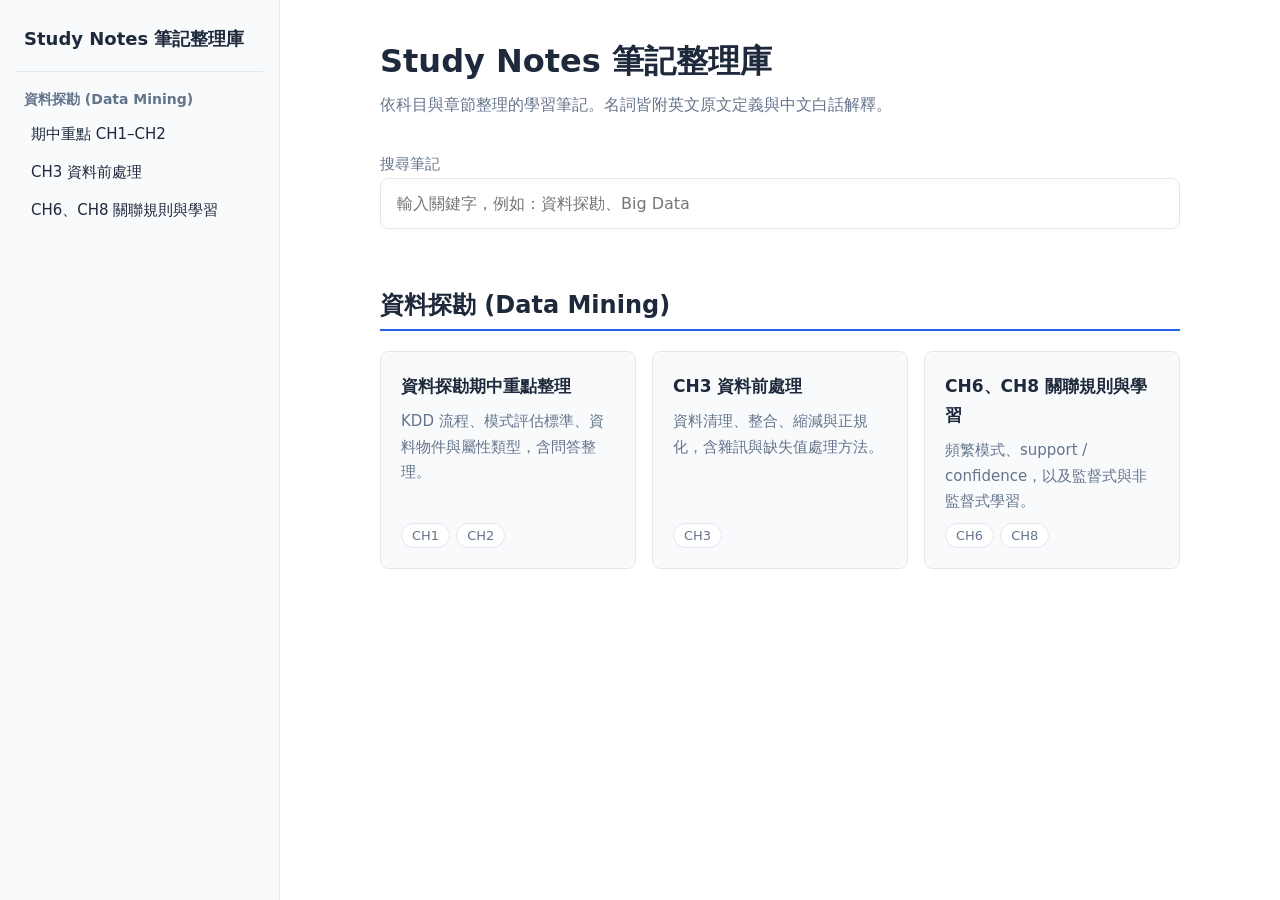
<file: index.html>
<!DOCTYPE html>
<html lang="zh-Hant">
<head>
  <meta charset="UTF-8">
  <meta name="viewport" content="width=device-width, initial-scale=1">
  <title>Study Notes 筆記整理庫</title>
  <meta name="description" content="個人學習筆記整理網站，依科目與章節整理重點。">
  <link rel="stylesheet" href="./assets/style.css">
</head>
<body>
  <div class="layout">
    <aside class="sidebar" id="sidebar" aria-label="全站導覽">
      <a class="brand" href="./index.html">Study Notes 筆記整理庫</a>
      <nav>
        <!-- NAV:START（所有頁面此區塊內容必須一致，僅路徑前綴不同） -->
        <div class="nav-group">
          <p class="nav-subject">資料探勘 (Data Mining)</p>
          <ul class="nav-list">
            <li><a href="./notes/dm-ch1-ch2.html">期中重點 CH1–CH2</a></li>
            <li><a href="./notes/dm-ch3.html">CH3 資料前處理</a></li>
            <li><a href="./notes/dm-ch6-ch8.html">CH6、CH8 關聯規則與學習</a></li>
          </ul>
        </div>
        <!-- NAV:END -->
      </nav>
    </aside>
    <div class="nav-overlay" id="nav-overlay"></div>

    <div class="main">
      <div class="topbar">
        <button class="menu-toggle" id="menu-toggle" type="button" aria-label="開啟導覽選單" aria-controls="sidebar" aria-expanded="false"><span></span><span></span><span></span></button>
        <span class="topbar-title">Study Notes</span>
      </div>

      <main class="container">
        <header class="hero">
          <h1 class="page-title">Study Notes 筆記整理庫</h1>
          <p>依科目與章節整理的學習筆記。名詞皆附英文原文定義與中文白話解釋。</p>
        </header>

        <div class="search-box">
          <label for="search-input" class="page-meta">搜尋筆記</label>
          <input class="search-input" id="search-input" type="search" placeholder="輸入關鍵字，例如：資料探勘、Big Data" autocomplete="off">
          <p class="search-status" id="search-status" aria-live="polite"></p>
        </div>

        <!-- SUBJECTS:START（新增科目時複製一個 subject-block；新增筆記時於對應科目加一張 note-card） -->
        <section class="subject-block" data-search-group>
          <h2 class="section-title">資料探勘 (Data Mining)</h2>
          <div class="card-grid">
            <a class="note-card" href="./notes/dm-ch1-ch2.html" data-searchable>
              <span class="note-card-title">資料探勘期中重點整理</span>
              <p class="note-card-desc">KDD 流程、模式評估標準、資料物件與屬性類型，含問答整理。</p>
              <span class="note-card-tags"><span class="badge badge-tag">CH1</span><span class="badge badge-tag">CH2</span></span>
            </a>
            <a class="note-card" href="./notes/dm-ch3.html" data-searchable>
              <span class="note-card-title">CH3 資料前處理</span>
              <p class="note-card-desc">資料清理、整合、縮減與正規化，含雜訊與缺失值處理方法。</p>
              <span class="note-card-tags"><span class="badge badge-tag">CH3</span></span>
            </a>
            <a class="note-card" href="./notes/dm-ch6-ch8.html" data-searchable>
              <span class="note-card-title">CH6、CH8 關聯規則與學習</span>
              <p class="note-card-desc">頻繁模式、support / confidence，以及監督式與非監督式學習。</p>
              <span class="note-card-tags"><span class="badge badge-tag">CH6</span><span class="badge badge-tag">CH8</span></span>
            </a>
          </div>
        </section>
        <!-- SUBJECTS:END -->

        <p class="no-results" id="no-results" hidden>沒有符合的筆記，請試試其他關鍵字。</p>
      </main>
    </div>
  </div>
  <script src="./assets/app.js"></script>
</body>
</html>
</file>
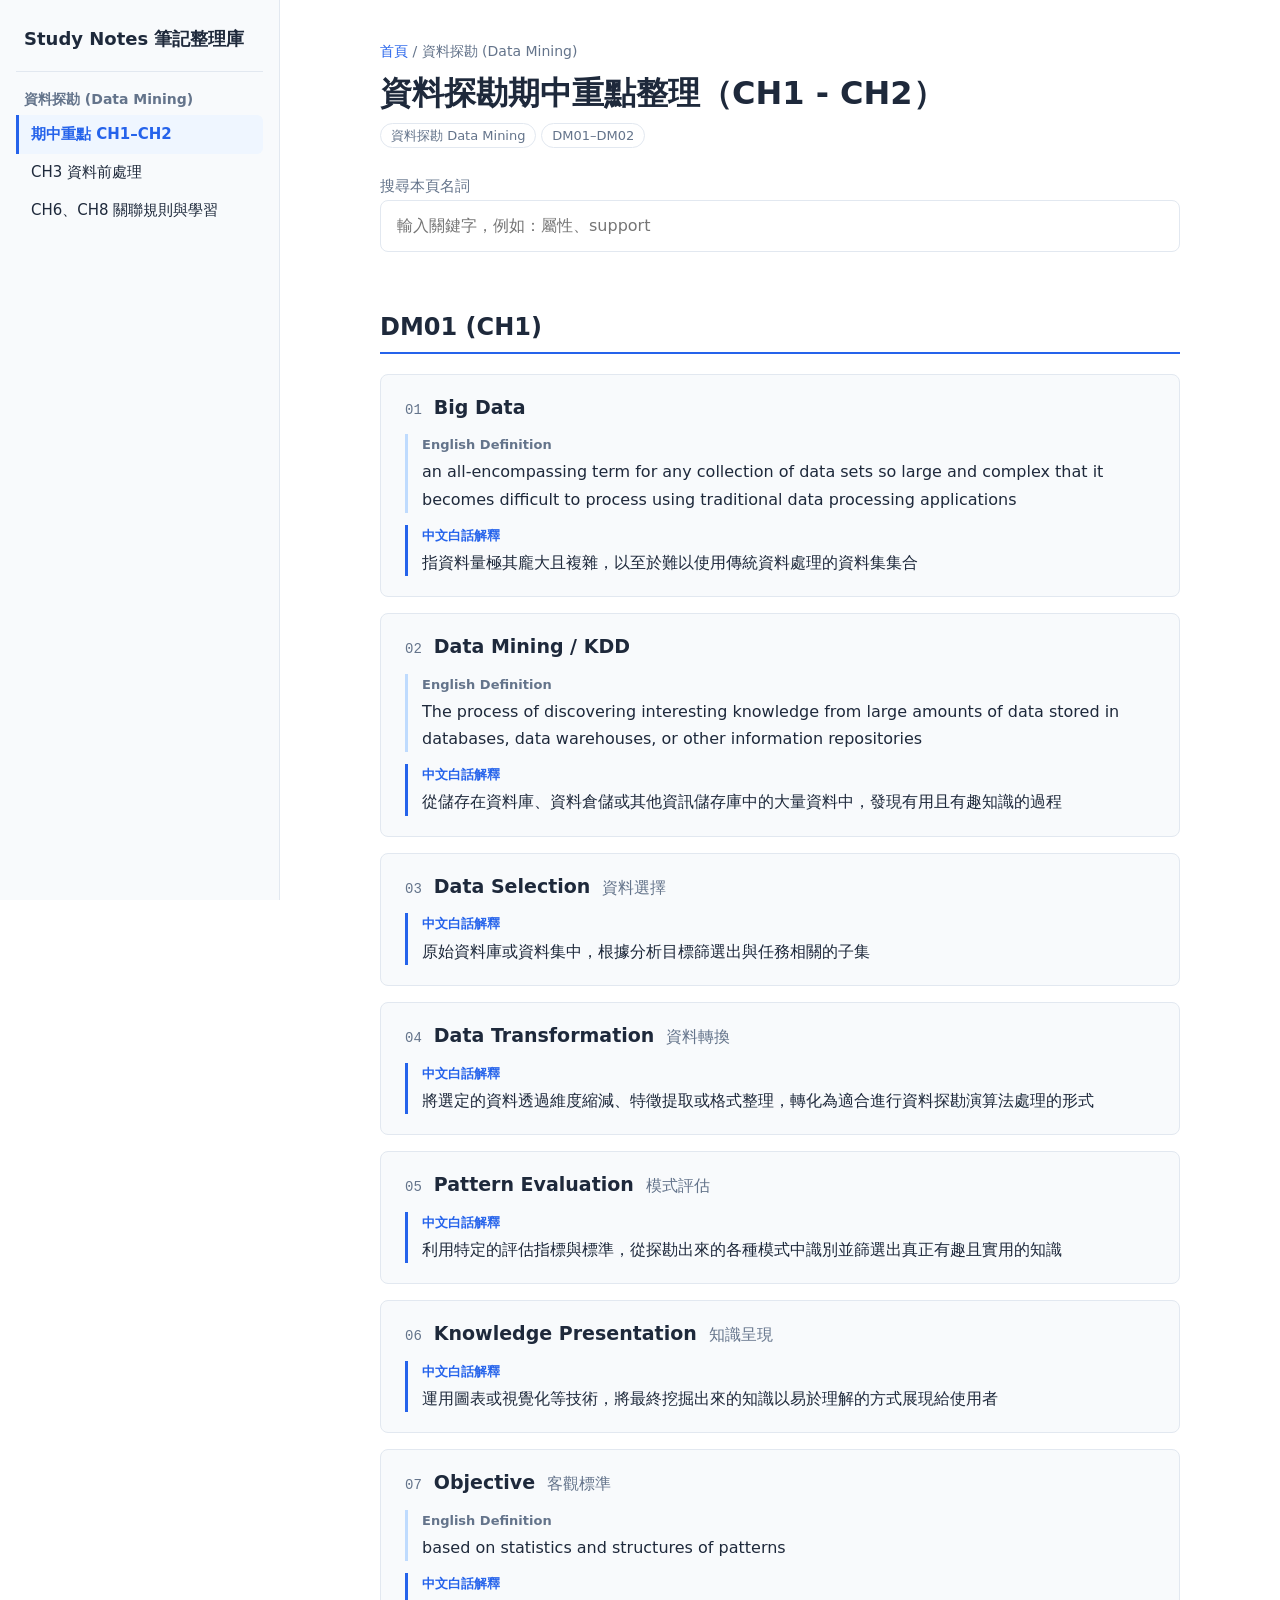
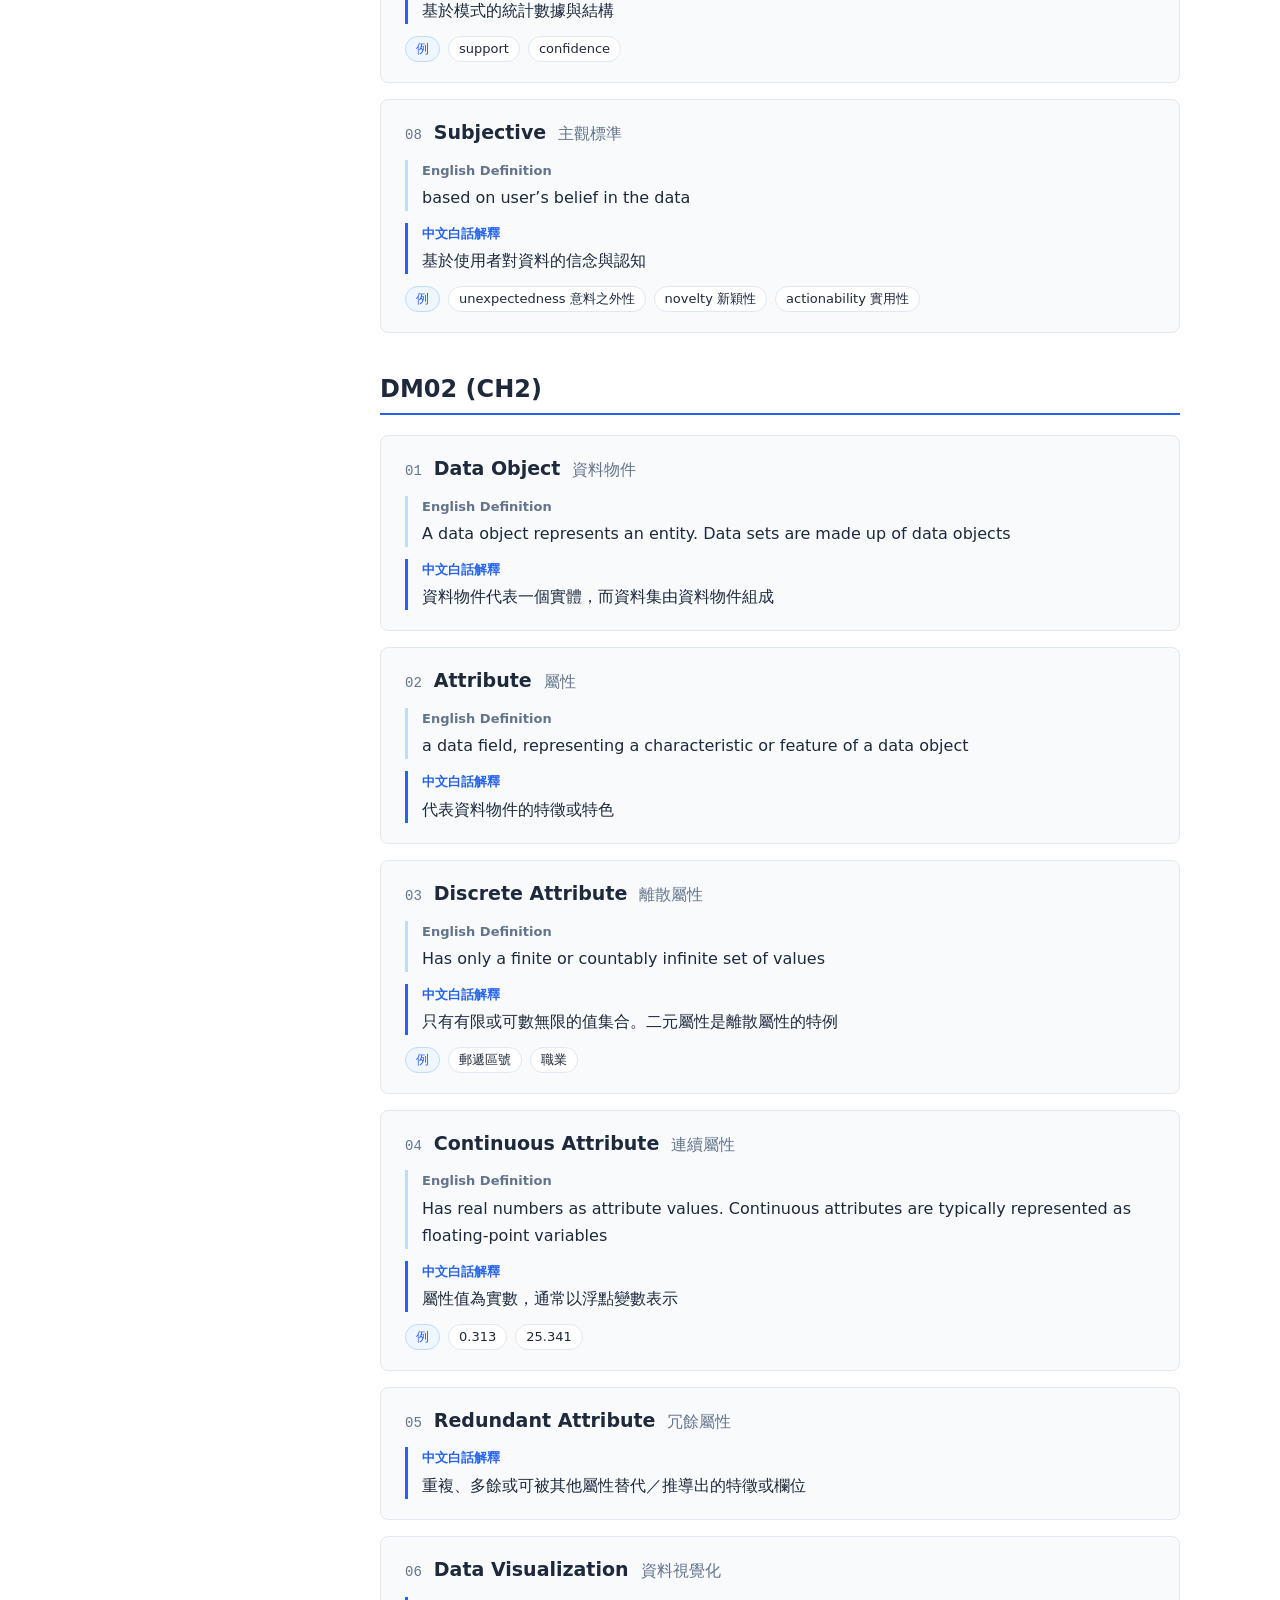
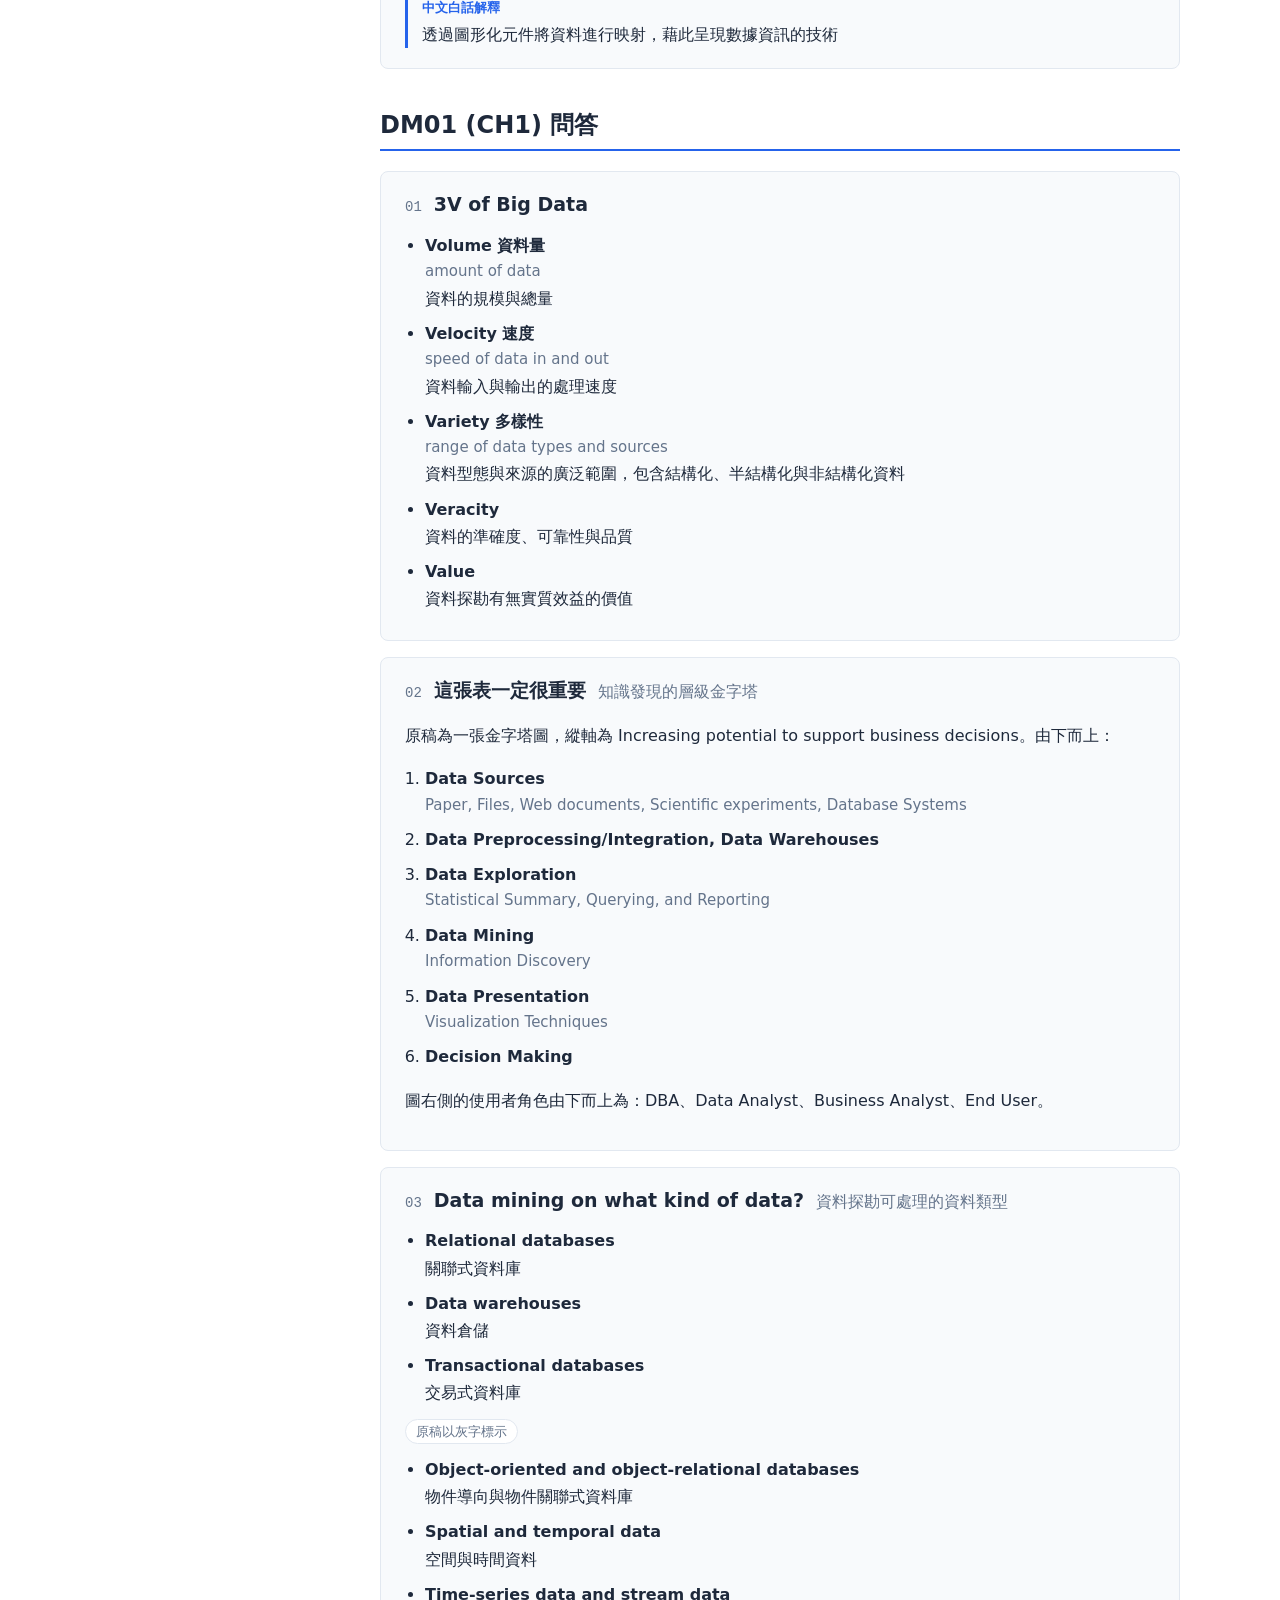
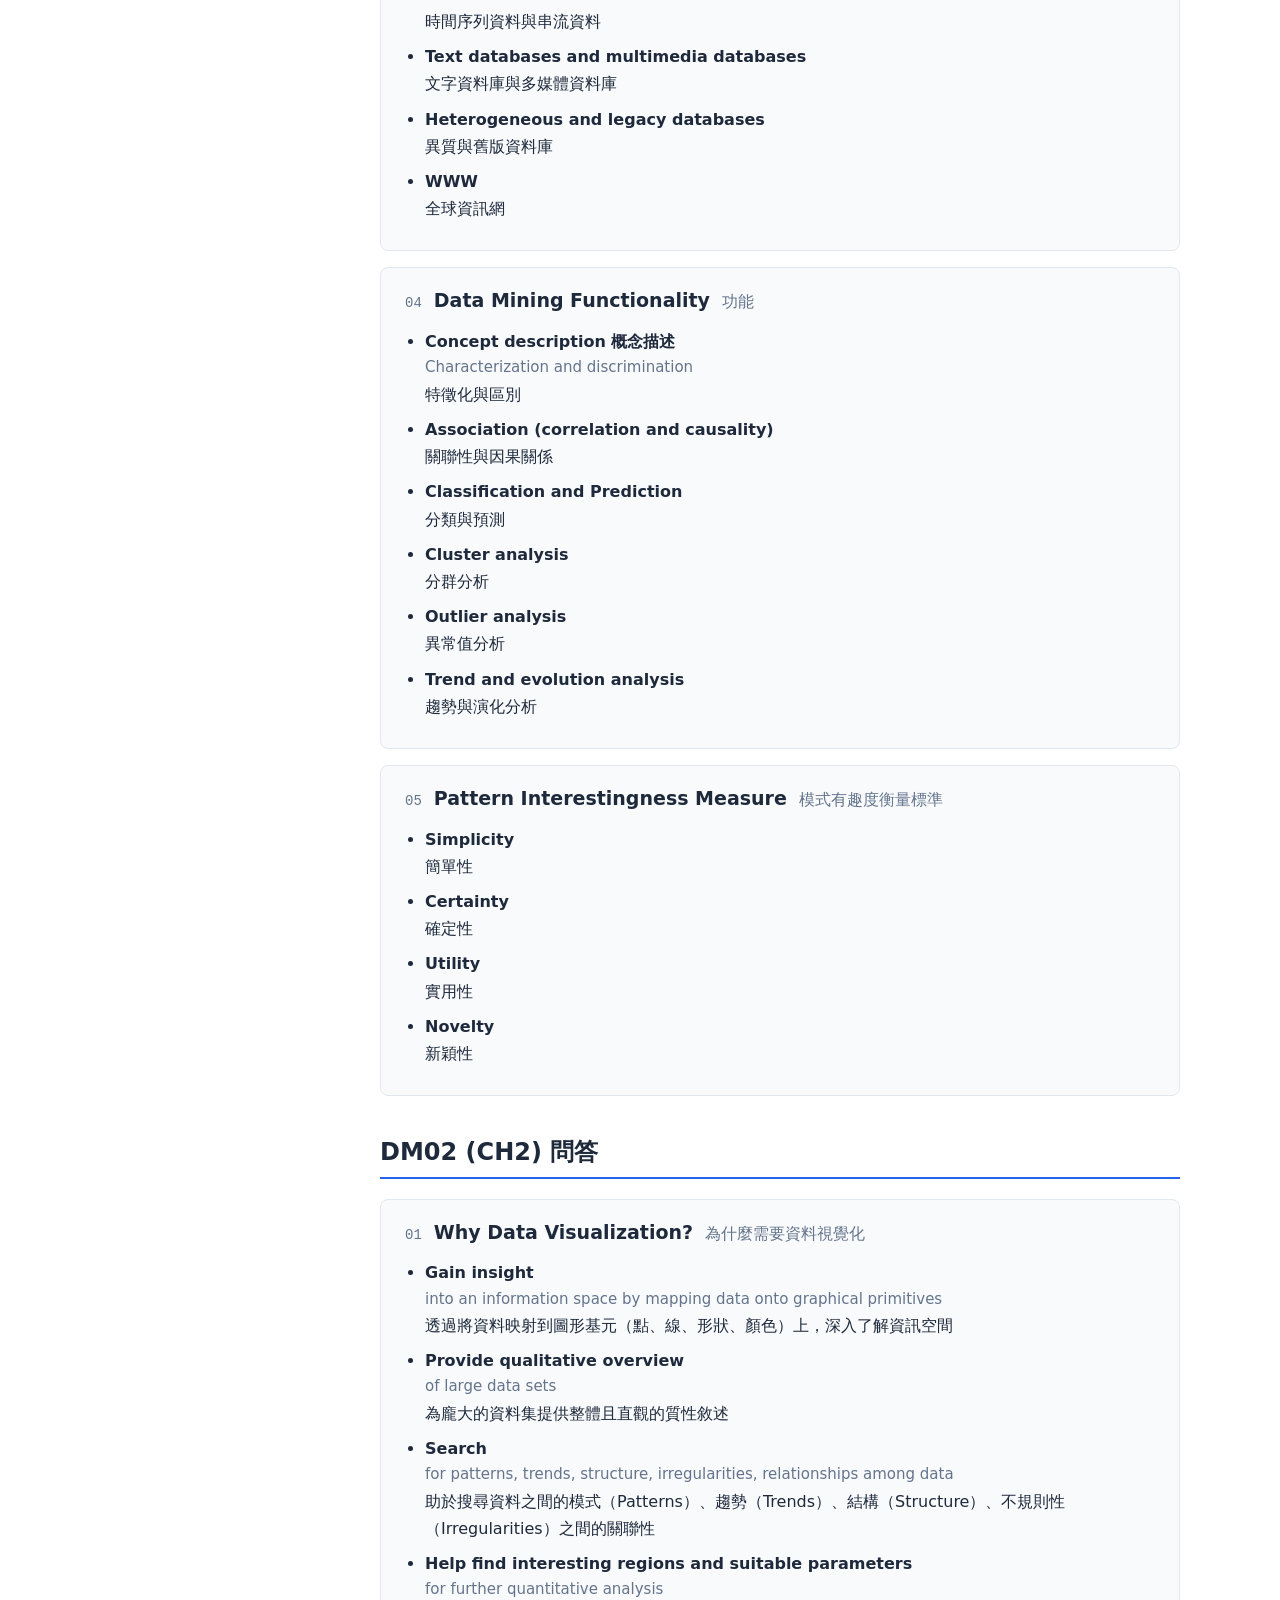
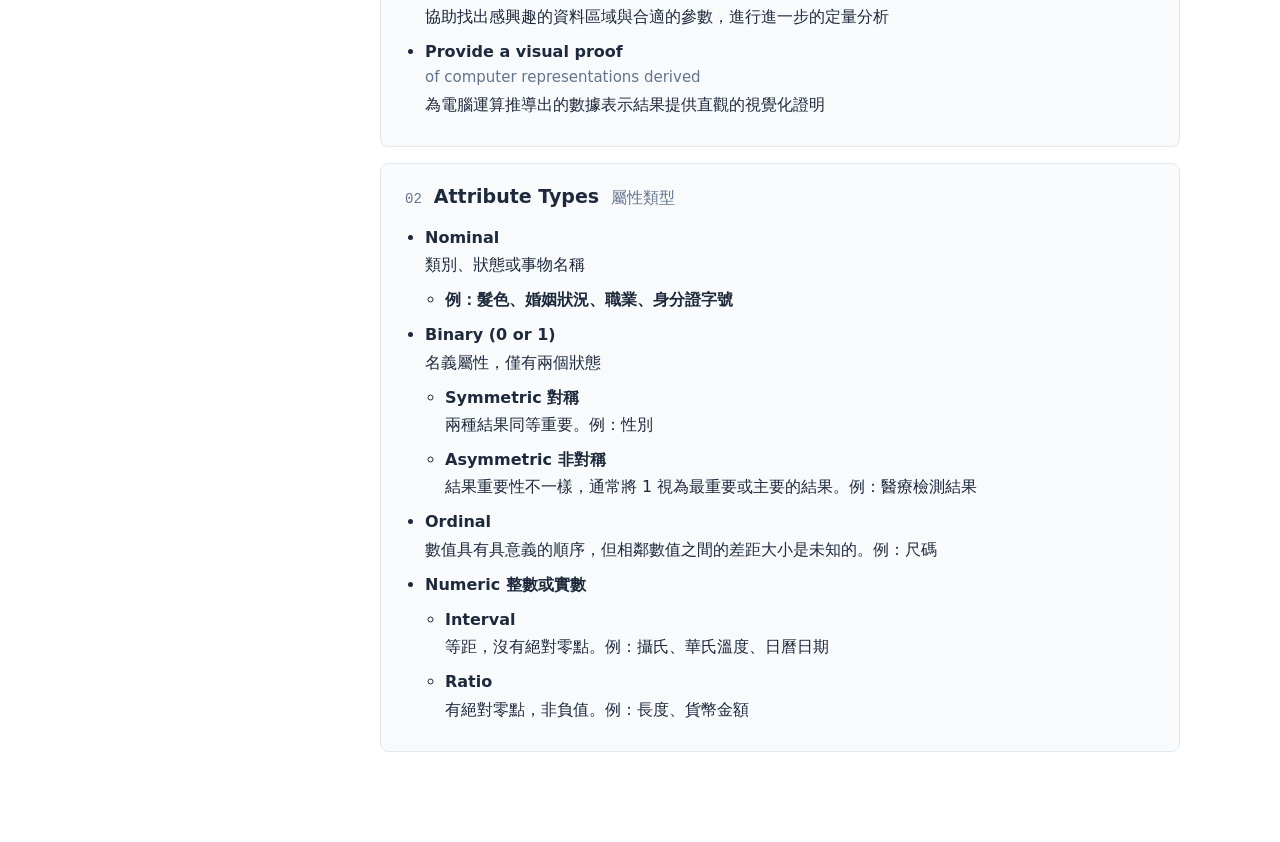
<file: notes/dm-ch1-ch2.html>
<!DOCTYPE html>
<html lang="zh-Hant">
<head>
  <meta charset="UTF-8">
  <meta name="viewport" content="width=device-width, initial-scale=1">
  <title>資料探勘期中重點整理（CH1 - CH2）｜Study Notes</title>
  <meta name="description" content="資料探勘 CH1–CH2 期中重點：Big Data、KDD 流程、客觀與主觀評估標準、資料物件與屬性。">
  <link rel="stylesheet" href="../assets/style.css">
</head>
<body>
  <div class="layout">
    <aside class="sidebar" id="sidebar" aria-label="全站導覽">
      <a class="brand" href="../index.html">Study Notes 筆記整理庫</a>
      <nav>
        <!-- NAV:START（所有頁面此區塊內容必須一致，僅路徑前綴不同） -->
        <div class="nav-group">
          <p class="nav-subject">資料探勘 (Data Mining)</p>
          <ul class="nav-list">
            <li><a href="./dm-ch1-ch2.html">期中重點 CH1–CH2</a></li>
            <li><a href="./dm-ch3.html">CH3 資料前處理</a></li>
            <li><a href="./dm-ch6-ch8.html">CH6、CH8 關聯規則與學習</a></li>
          </ul>
        </div>
        <!-- NAV:END -->
      </nav>
    </aside>
    <div class="nav-overlay" id="nav-overlay"></div>

    <div class="main">
      <div class="topbar">
        <button class="menu-toggle" id="menu-toggle" type="button" aria-label="開啟導覽選單" aria-controls="sidebar" aria-expanded="false"><span></span><span></span><span></span></button>
        <span class="topbar-title">Study Notes</span>
      </div>

      <main class="container">
        <header>
          <p class="breadcrumb"><a href="../index.html">首頁</a> / 資料探勘 (Data Mining)</p>
          <h1 class="page-title">資料探勘期中重點整理（CH1 - CH2）</h1>
          <p class="page-meta"><span class="badge badge-tag">資料探勘 Data Mining</span> <span class="badge badge-tag">DM01–DM02</span></p>
        </header>

        <div class="search-box">
          <label for="search-input" class="page-meta">搜尋本頁名詞</label>
          <input class="search-input" id="search-input" type="search" placeholder="輸入關鍵字，例如：屬性、support" autocomplete="off">
          <p class="search-status" id="search-status" aria-live="polite"></p>
        </div>

        <section class="note-section" id="dm01" data-search-group>
          <h2 class="section-title">DM01 (CH1)</h2>
          <div class="card-stack">
          <article class="term-card" data-searchable>
            <header class="term-head">
              <span class="term-no">01</span>
              <h3 class="term-title">Big Data</h3>
            </header>
            <div class="def def-en"><span class="def-label">English Definition</span><p lang="en">an all-encompassing term for any collection of data sets so large and complex that it becomes difficult to process using traditional data processing applications</p></div>
            <div class="def def-zh"><span class="def-label">中文白話解釋</span><p>指資料量極其龐大且複雜，以至於難以使用傳統資料處理的資料集集合</p></div>
          </article>
          <article class="term-card" data-searchable>
            <header class="term-head">
              <span class="term-no">02</span>
              <h3 class="term-title">Data Mining / KDD</h3>
            </header>
            <div class="def def-en"><span class="def-label">English Definition</span><p lang="en">The process of discovering interesting knowledge from large amounts of data stored in databases, data warehouses, or other information repositories</p></div>
            <div class="def def-zh"><span class="def-label">中文白話解釋</span><p>從儲存在資料庫、資料倉儲或其他資訊儲存庫中的大量資料中，發現有用且有趣知識的過程</p></div>
          </article>
          <article class="term-card" data-searchable>
            <header class="term-head">
              <span class="term-no">03</span>
              <h3 class="term-title">Data Selection</h3>
              <span class="term-zh">資料選擇</span>
            </header>
            <div class="def def-zh"><span class="def-label">中文白話解釋</span><p>原始資料庫或資料集中，根據分析目標篩選出與任務相關的子集</p></div>
          </article>
          <article class="term-card" data-searchable>
            <header class="term-head">
              <span class="term-no">04</span>
              <h3 class="term-title">Data Transformation</h3>
              <span class="term-zh">資料轉換</span>
            </header>
            <div class="def def-zh"><span class="def-label">中文白話解釋</span><p>將選定的資料透過維度縮減、特徵提取或格式整理，轉化為適合進行資料探勘演算法處理的形式</p></div>
          </article>
          <article class="term-card" data-searchable>
            <header class="term-head">
              <span class="term-no">05</span>
              <h3 class="term-title">Pattern Evaluation</h3>
              <span class="term-zh">模式評估</span>
            </header>
            <div class="def def-zh"><span class="def-label">中文白話解釋</span><p>利用特定的評估指標與標準，從探勘出來的各種模式中識別並篩選出真正有趣且實用的知識</p></div>
          </article>
          <article class="term-card" data-searchable>
            <header class="term-head">
              <span class="term-no">06</span>
              <h3 class="term-title">Knowledge Presentation</h3>
              <span class="term-zh">知識呈現</span>
            </header>
            <div class="def def-zh"><span class="def-label">中文白話解釋</span><p>運用圖表或視覺化等技術，將最終挖掘出來的知識以易於理解的方式展現給使用者</p></div>
          </article>
          <article class="term-card" data-searchable>
            <header class="term-head">
              <span class="term-no">07</span>
              <h3 class="term-title">Objective</h3>
              <span class="term-zh">客觀標準</span>
            </header>
            <div class="def def-en"><span class="def-label">English Definition</span><p lang="en">based on statistics and structures of patterns</p></div>
            <div class="def def-zh"><span class="def-label">中文白話解釋</span><p>基於模式的統計數據與結構</p></div>
            <p class="example"><span class="badge">例</span><span class="badge badge-example">support</span><span class="badge badge-example">confidence</span></p>
          </article>
          <article class="term-card" data-searchable>
            <header class="term-head">
              <span class="term-no">08</span>
              <h3 class="term-title">Subjective</h3>
              <span class="term-zh">主觀標準</span>
            </header>
            <div class="def def-en"><span class="def-label">English Definition</span><p lang="en">based on user’s belief in the data</p></div>
            <div class="def def-zh"><span class="def-label">中文白話解釋</span><p>基於使用者對資料的信念與認知</p></div>
            <p class="example"><span class="badge">例</span><span class="badge badge-example">unexpectedness 意料之外性</span><span class="badge badge-example">novelty 新穎性</span><span class="badge badge-example">actionability 實用性</span></p>
          </article>
          </div>
        </section>

        <section class="note-section" id="dm02" data-search-group>
          <h2 class="section-title">DM02 (CH2)</h2>
          <div class="card-stack">
          <article class="term-card" data-searchable>
            <header class="term-head">
              <span class="term-no">01</span>
              <h3 class="term-title">Data Object</h3>
              <span class="term-zh">資料物件</span>
            </header>
            <div class="def def-en"><span class="def-label">English Definition</span><p lang="en">A data object represents an entity. Data sets are made up of data objects</p></div>
            <div class="def def-zh"><span class="def-label">中文白話解釋</span><p>資料物件代表一個實體，而資料集由資料物件組成</p></div>
          </article>
          <article class="term-card" data-searchable>
            <header class="term-head">
              <span class="term-no">02</span>
              <h3 class="term-title">Attribute</h3>
              <span class="term-zh">屬性</span>
            </header>
            <div class="def def-en"><span class="def-label">English Definition</span><p lang="en">a data field, representing a characteristic or feature of a data object</p></div>
            <div class="def def-zh"><span class="def-label">中文白話解釋</span><p>代表資料物件的特徵或特色</p></div>
          </article>
          <article class="term-card" data-searchable>
            <header class="term-head">
              <span class="term-no">03</span>
              <h3 class="term-title">Discrete Attribute</h3>
              <span class="term-zh">離散屬性</span>
            </header>
            <div class="def def-en"><span class="def-label">English Definition</span><p lang="en">Has only a finite or countably infinite set of values</p></div>
            <div class="def def-zh"><span class="def-label">中文白話解釋</span><p>只有有限或可數無限的值集合。二元屬性是離散屬性的特例</p></div>
            <p class="example"><span class="badge">例</span><span class="badge badge-example">郵遞區號</span><span class="badge badge-example">職業</span></p>
          </article>
          <article class="term-card" data-searchable>
            <header class="term-head">
              <span class="term-no">04</span>
              <h3 class="term-title">Continuous Attribute</h3>
              <span class="term-zh">連續屬性</span>
            </header>
            <div class="def def-en"><span class="def-label">English Definition</span><p lang="en">Has real numbers as attribute values. Continuous attributes are typically represented as floating-point variables</p></div>
            <div class="def def-zh"><span class="def-label">中文白話解釋</span><p>屬性值為實數，通常以浮點變數表示</p></div>
            <p class="example"><span class="badge">例</span><span class="badge badge-example">0.313</span><span class="badge badge-example">25.341</span></p>
          </article>
          <article class="term-card" data-searchable>
            <header class="term-head">
              <span class="term-no">05</span>
              <h3 class="term-title">Redundant Attribute</h3>
              <span class="term-zh">冗餘屬性</span>
            </header>
            <div class="def def-zh"><span class="def-label">中文白話解釋</span><p>重複、多餘或可被其他屬性替代／推導出的特徵或欄位</p></div>
          </article>
          <article class="term-card" data-searchable>
            <header class="term-head">
              <span class="term-no">06</span>
              <h3 class="term-title">Data Visualization</h3>
              <span class="term-zh">資料視覺化</span>
            </header>
            <div class="def def-zh"><span class="def-label">中文白話解釋</span><p>透過圖形化元件將資料進行映射，藉此呈現數據資訊的技術</p></div>
          </article>
          </div>
        </section>

        <section class="note-section" id="dm01-qa" data-search-group>
          <h2 class="section-title">DM01 (CH1) 問答</h2>
          <div class="card-stack">
          <article class="term-card" data-searchable>
            <header class="term-head">
              <span class="term-no">01</span>
              <h3 class="term-title">3V of Big Data</h3>
            </header>
            <div class="term-after"><ul class="note-list"><li><strong>Volume 資料量</strong><span class="li-line" lang="en">amount of data</span><span class="li-line">資料的規模與總量</span></li><li><strong>Velocity 速度</strong><span class="li-line" lang="en">speed of data in and out</span><span class="li-line">資料輸入與輸出的處理速度</span></li><li><strong>Variety 多樣性</strong><span class="li-line" lang="en">range of data types and sources</span><span class="li-line">資料型態與來源的廣泛範圍，包含結構化、半結構化與非結構化資料</span></li><li><strong>Veracity</strong><span class="li-line">資料的準確度、可靠性與品質</span></li><li><strong>Value</strong><span class="li-line">資料探勘有無實質效益的價值</span></li></ul></div>
          </article>
          <article class="term-card" data-searchable>
            <header class="term-head">
              <span class="term-no">02</span>
              <h3 class="term-title">這張表一定很重要</h3>
              <span class="term-zh">知識發現的層級金字塔</span>
            </header>
            <div class="term-after"><p>原稿為一張金字塔圖，縱軸為 <span lang="en">Increasing potential to support business decisions</span>。由下而上：</p><ol class="note-list"><li><strong lang="en">Data Sources</strong><span class="li-line" lang="en">Paper, Files, Web documents, Scientific experiments, Database Systems</span></li><li><strong lang="en">Data Preprocessing/Integration, Data Warehouses</strong></li><li><strong lang="en">Data Exploration</strong><span class="li-line" lang="en">Statistical Summary, Querying, and Reporting</span></li><li><strong lang="en">Data Mining</strong><span class="li-line" lang="en">Information Discovery</span></li><li><strong lang="en">Data Presentation</strong><span class="li-line" lang="en">Visualization Techniques</span></li><li><strong lang="en">Decision Making</strong></li></ol><p>圖右側的使用者角色由下而上為：DBA、Data Analyst、Business Analyst、End User。</p></div>
          </article>
          <article class="term-card" data-searchable>
            <header class="term-head">
              <span class="term-no">03</span>
              <h3 class="term-title">Data mining on what kind of data?</h3>
              <span class="term-zh">資料探勘可處理的資料類型</span>
            </header>
            <div class="term-after"><ul class="note-list"><li><strong>Relational databases</strong><span class="li-line">關聯式資料庫</span></li><li><strong>Data warehouses</strong><span class="li-line">資料倉儲</span></li><li><strong>Transactional databases</strong><span class="li-line">交易式資料庫</span></li></ul><p class="example"><span class="badge badge-tag">原稿以灰字標示</span></p><ul class="note-list"><li><strong>Object-oriented and object-relational databases</strong><span class="li-line">物件導向與物件關聯式資料庫</span></li><li><strong>Spatial and temporal data</strong><span class="li-line">空間與時間資料</span></li><li><strong>Time-series data and stream data</strong><span class="li-line">時間序列資料與串流資料</span></li><li><strong>Text databases and multimedia databases</strong><span class="li-line">文字資料庫與多媒體資料庫</span></li><li><strong>Heterogeneous and legacy databases</strong><span class="li-line">異質與舊版資料庫</span></li><li><strong>WWW</strong><span class="li-line">全球資訊網</span></li></ul></div>
          </article>
          <article class="term-card" data-searchable>
            <header class="term-head">
              <span class="term-no">04</span>
              <h3 class="term-title">Data Mining Functionality</h3>
              <span class="term-zh">功能</span>
            </header>
            <div class="term-after"><ul class="note-list"><li><strong>Concept description 概念描述</strong><span class="li-line" lang="en">Characterization and discrimination</span><span class="li-line">特徵化與區別</span></li><li><strong>Association (correlation and causality)</strong><span class="li-line">關聯性與因果關係</span></li><li><strong>Classification and Prediction</strong><span class="li-line">分類與預測</span></li><li><strong>Cluster analysis</strong><span class="li-line">分群分析</span></li><li><strong>Outlier analysis</strong><span class="li-line">異常值分析</span></li><li><strong>Trend and evolution analysis</strong><span class="li-line">趨勢與演化分析</span></li></ul></div>
          </article>
          <article class="term-card" data-searchable>
            <header class="term-head">
              <span class="term-no">05</span>
              <h3 class="term-title">Pattern Interestingness Measure</h3>
              <span class="term-zh">模式有趣度衡量標準</span>
            </header>
            <div class="term-after"><ul class="note-list"><li><strong>Simplicity</strong><span class="li-line">簡單性</span></li><li><strong>Certainty</strong><span class="li-line">確定性</span></li><li><strong>Utility</strong><span class="li-line">實用性</span></li><li><strong>Novelty</strong><span class="li-line">新穎性</span></li></ul></div>
          </article>
          </div>
        </section>

        <section class="note-section" id="dm02-qa" data-search-group>
          <h2 class="section-title">DM02 (CH2) 問答</h2>
          <div class="card-stack">
          <article class="term-card" data-searchable>
            <header class="term-head">
              <span class="term-no">01</span>
              <h3 class="term-title">Why Data Visualization?</h3>
              <span class="term-zh">為什麼需要資料視覺化</span>
            </header>
            <div class="term-after"><ul class="note-list"><li><strong>Gain insight</strong><span class="li-line" lang="en">into an information space by mapping data onto graphical primitives</span><span class="li-line">透過將資料映射到圖形基元（點、線、形狀、顏色）上，深入了解資訊空間</span></li><li><strong>Provide qualitative overview</strong><span class="li-line" lang="en">of large data sets</span><span class="li-line">為龐大的資料集提供整體且直觀的質性敘述</span></li><li><strong>Search</strong><span class="li-line" lang="en">for patterns, trends, structure, irregularities, relationships among data</span><span class="li-line">助於搜尋資料之間的模式（Patterns）、趨勢（Trends）、結構（Structure）、不規則性（Irregularities）之間的關聯性</span></li><li><strong>Help find interesting regions and suitable parameters</strong><span class="li-line" lang="en">for further quantitative analysis</span><span class="li-line">協助找出感興趣的資料區域與合適的參數，進行進一步的定量分析</span></li><li><strong>Provide a visual proof</strong><span class="li-line" lang="en">of computer representations derived</span><span class="li-line">為電腦運算推導出的數據表示結果提供直觀的視覺化證明</span></li></ul></div>
          </article>
          <article class="term-card" data-searchable>
            <header class="term-head">
              <span class="term-no">02</span>
              <h3 class="term-title">Attribute Types</h3>
              <span class="term-zh">屬性類型</span>
            </header>
            <div class="term-after"><ul class="note-list"><li><strong>Nominal</strong><span class="li-line">類別、狀態或事物名稱</span><ul class="note-list"><li><strong>例：髮色、婚姻狀況、職業、身分證字號</strong></li></ul></li><li><strong>Binary (0 or 1)</strong><span class="li-line">名義屬性，僅有兩個狀態</span><ul class="note-list"><li><strong>Symmetric 對稱</strong><span class="li-line">兩種結果同等重要。例：性別</span></li><li><strong>Asymmetric 非對稱</strong><span class="li-line">結果重要性不一樣，通常將 1 視為最重要或主要的結果。例：醫療檢測結果</span></li></ul></li><li><strong>Ordinal</strong><span class="li-line">數值具有具意義的順序，但相鄰數值之間的差距大小是未知的。例：尺碼</span></li><li><strong>Numeric 整數或實數</strong><ul class="note-list"><li><strong>Interval</strong><span class="li-line">等距，沒有絕對零點。例：攝氏、華氏溫度、日曆日期</span></li><li><strong>Ratio</strong><span class="li-line">有絕對零點，非負值。例：長度、貨幣金額</span></li></ul></li></ul></div>
          </article>
          </div>
        </section>

        <p class="no-results" id="no-results" hidden>沒有符合的名詞，請試試其他關鍵字。</p>
      </main>
    </div>
  </div>
  <script src="../assets/app.js"></script>
</body>
</html>
</file>
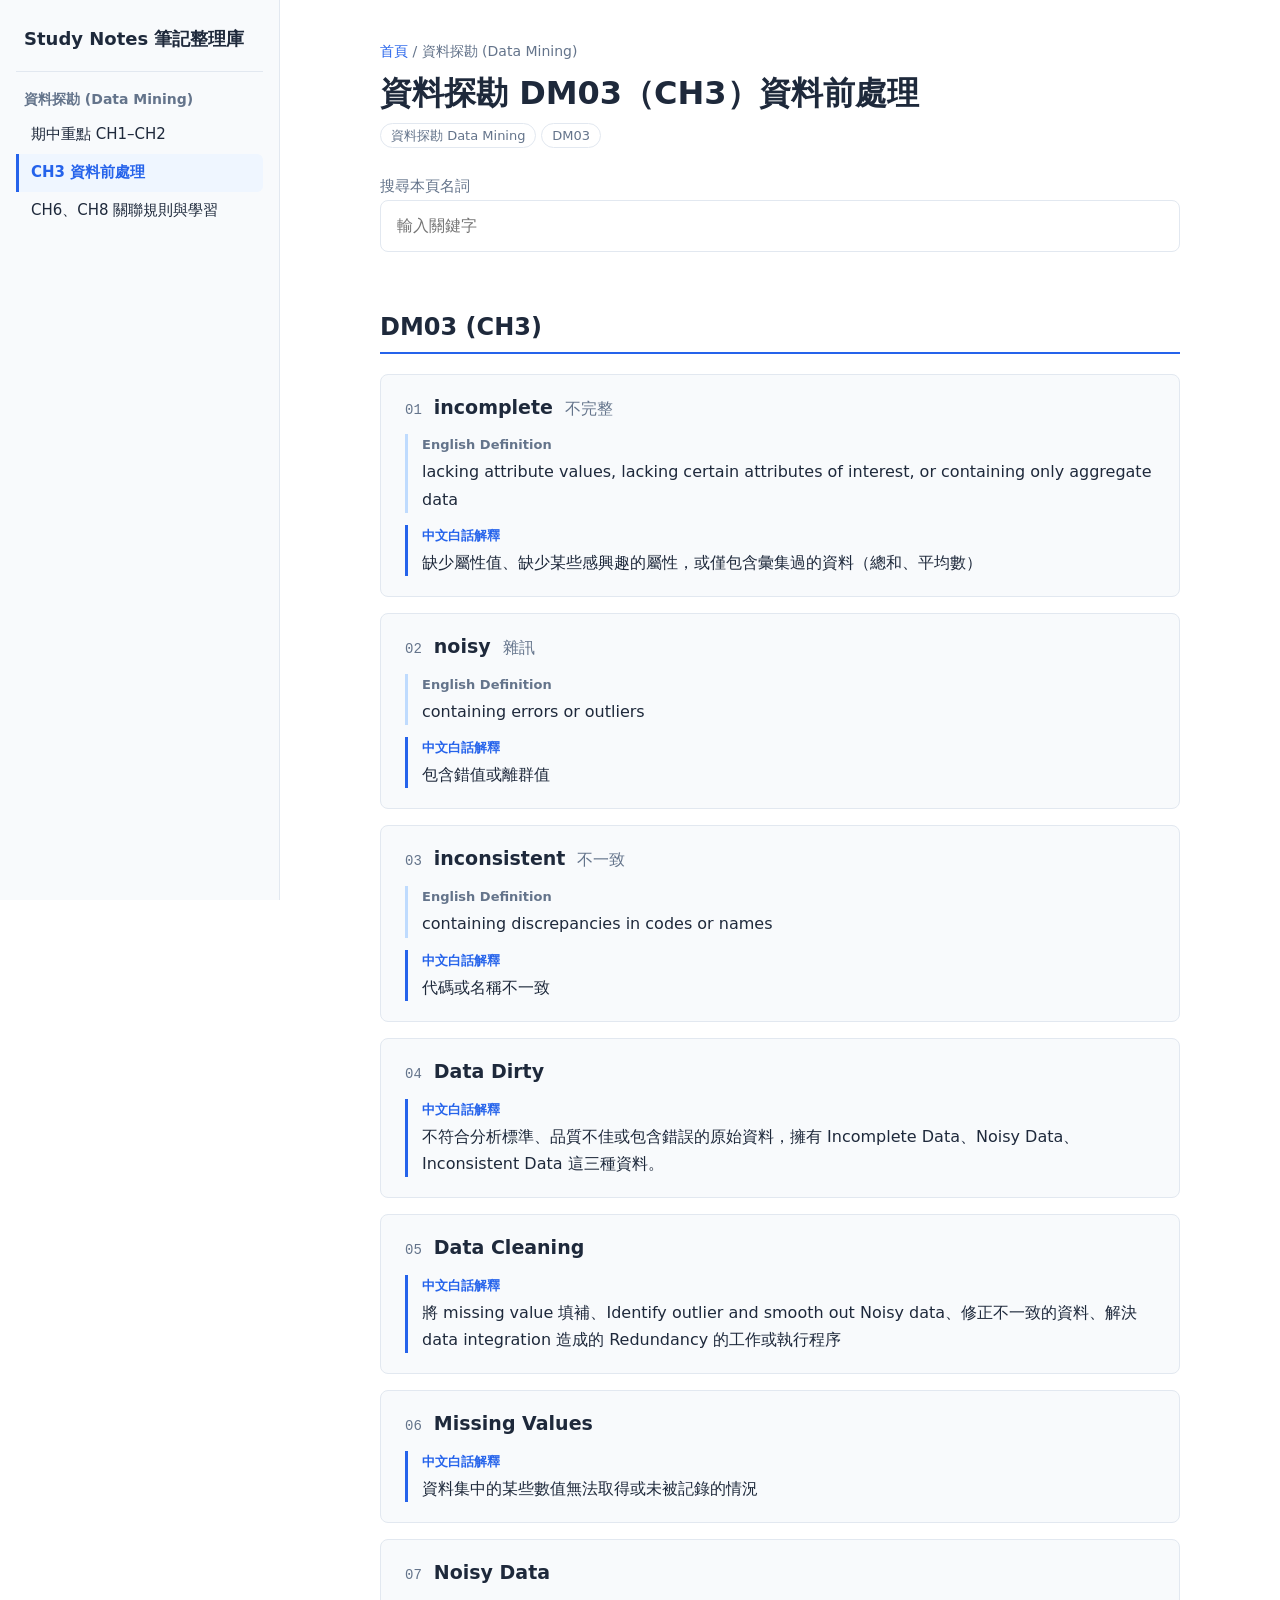
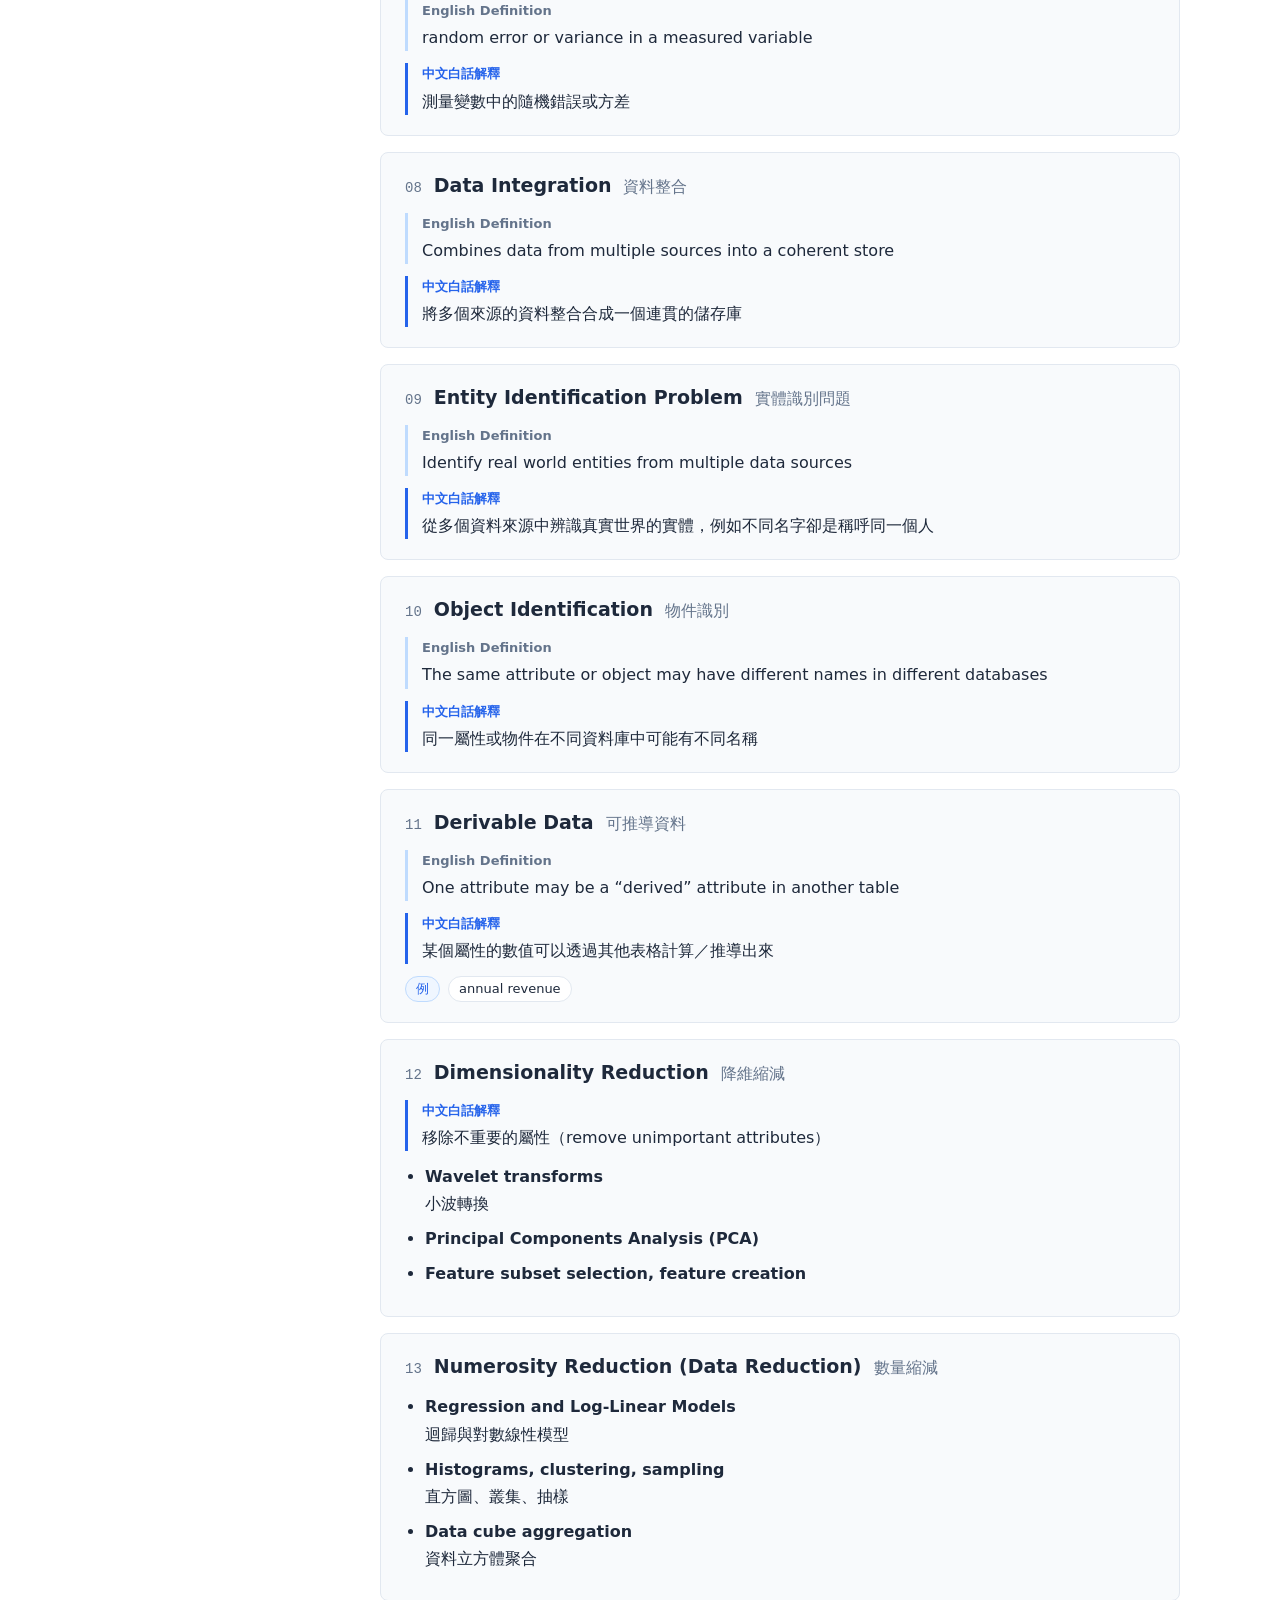
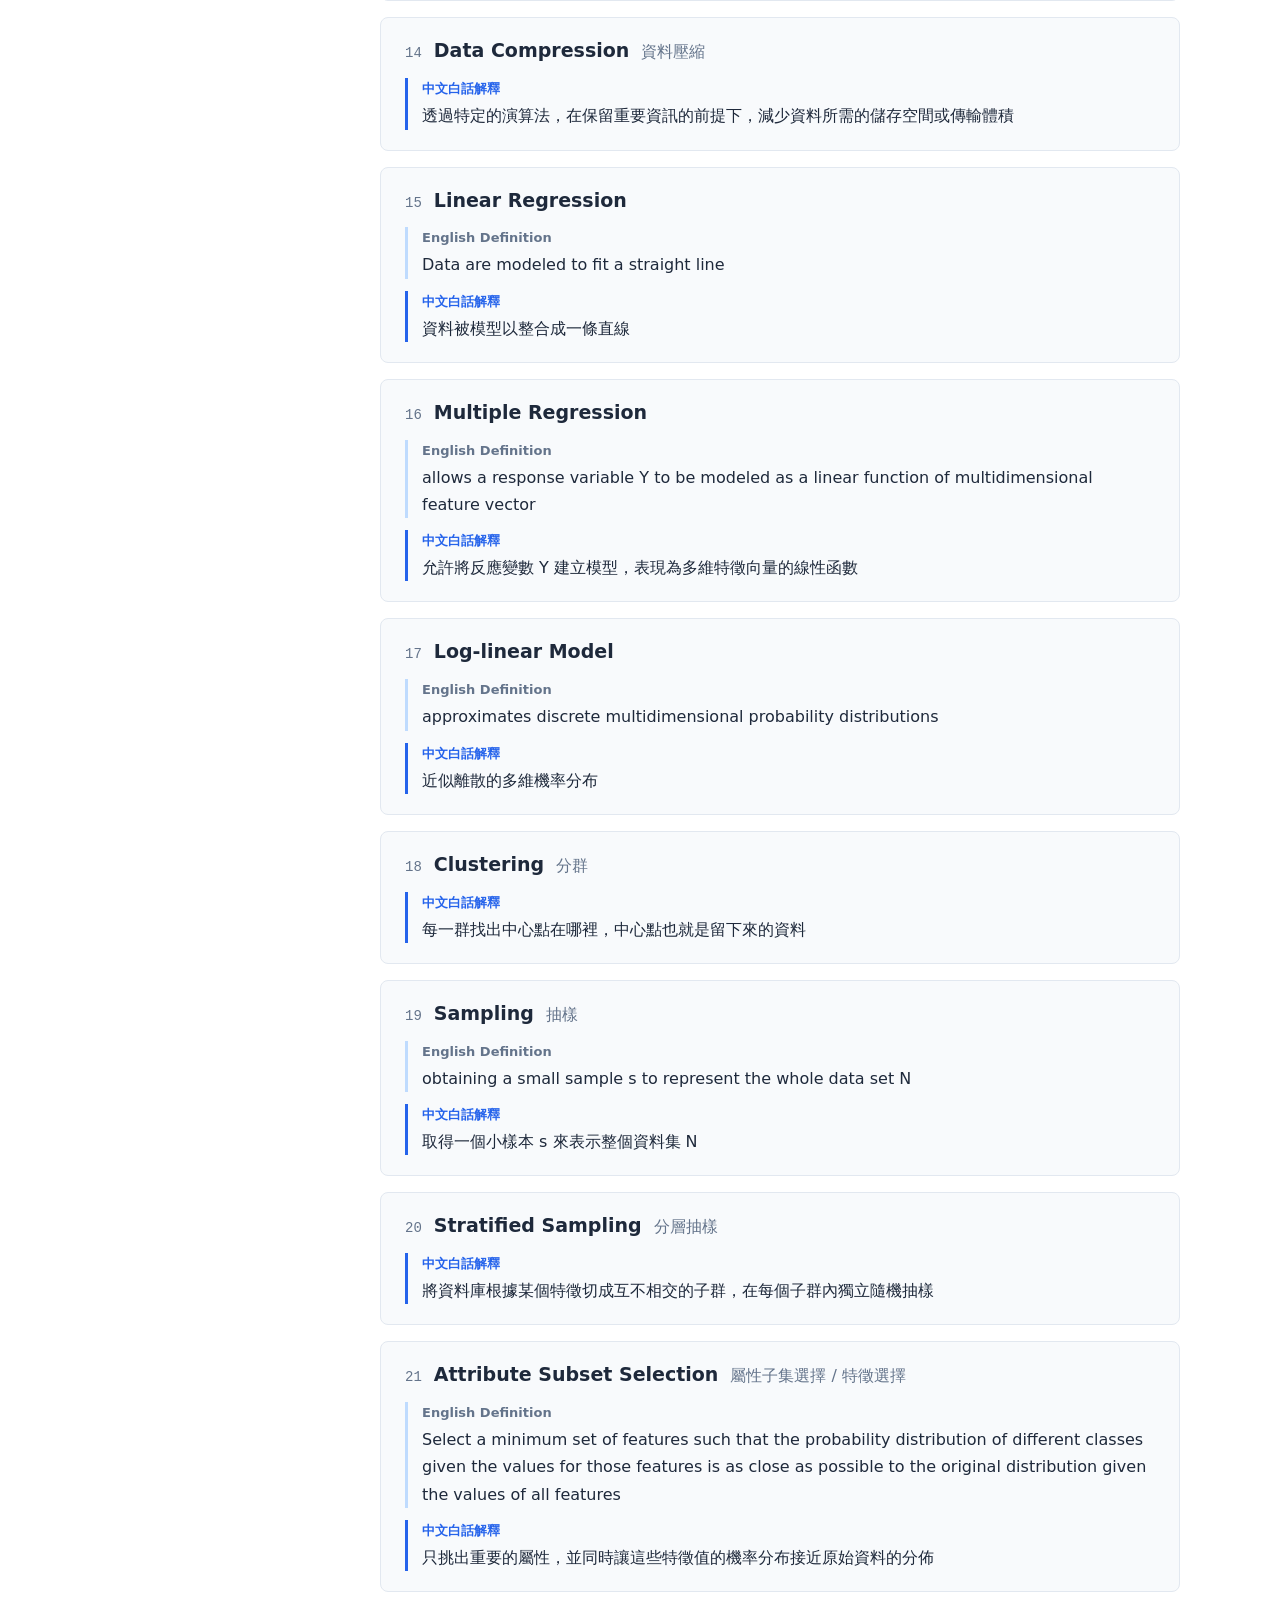
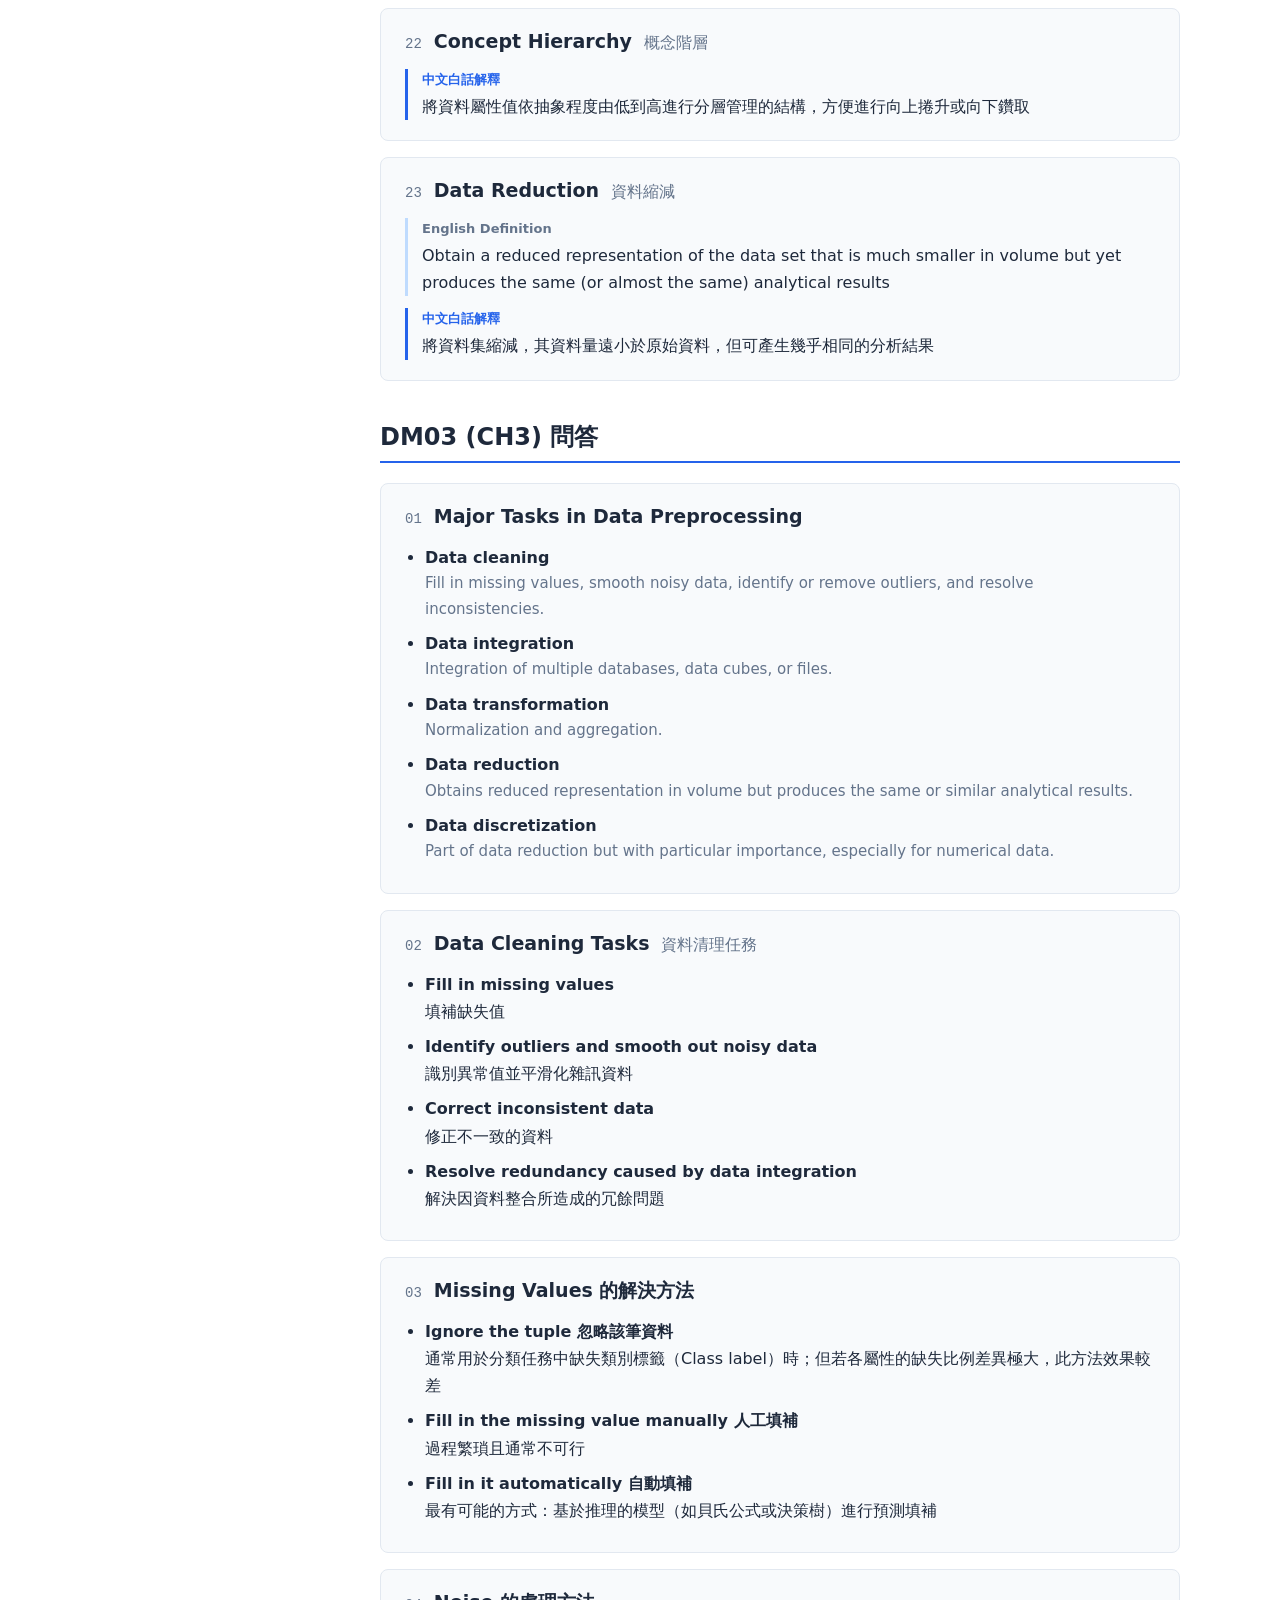
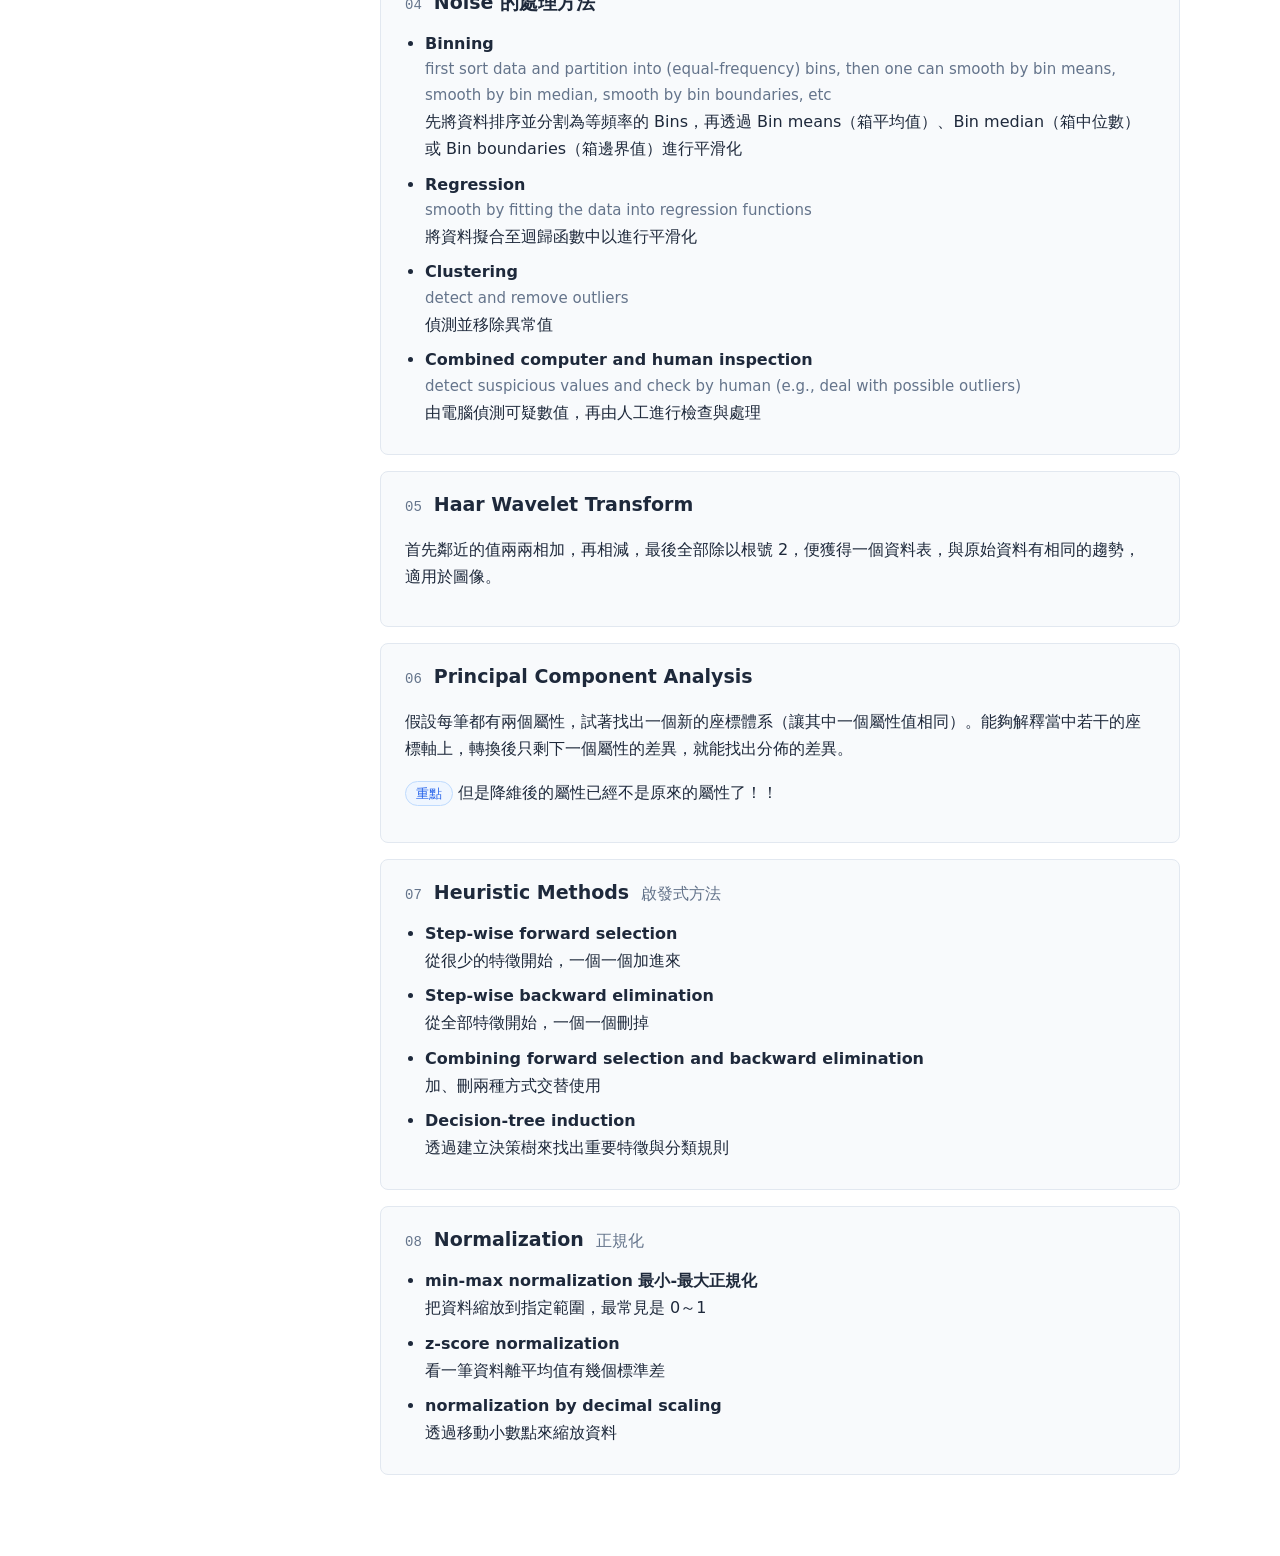
<file: notes/dm-ch3.html>
<!DOCTYPE html>
<html lang="zh-Hant">
<head>
  <meta charset="UTF-8">
  <meta name="viewport" content="width=device-width, initial-scale=1">
  <title>資料探勘 CH3 資料前處理｜Study Notes</title>
  <meta name="description" content="資料探勘 CH3：資料不完整、雜訊、不一致、資料整合、資料縮減與正規化。">
  <link rel="stylesheet" href="../assets/style.css">
</head>
<body>
  <div class="layout">
    <aside class="sidebar" id="sidebar" aria-label="全站導覽">
      <a class="brand" href="../index.html">Study Notes 筆記整理庫</a>
      <nav>
        <!-- NAV:START（所有頁面此區塊內容必須一致，僅路徑前綴不同） -->
        <div class="nav-group">
          <p class="nav-subject">資料探勘 (Data Mining)</p>
          <ul class="nav-list">
            <li><a href="./dm-ch1-ch2.html">期中重點 CH1–CH2</a></li>
            <li><a href="./dm-ch3.html">CH3 資料前處理</a></li>
            <li><a href="./dm-ch6-ch8.html">CH6、CH8 關聯規則與學習</a></li>
          </ul>
        </div>
        <!-- NAV:END -->
      </nav>
    </aside>
    <div class="nav-overlay" id="nav-overlay"></div>

    <div class="main">
      <div class="topbar">
        <button class="menu-toggle" id="menu-toggle" type="button" aria-label="開啟導覽選單" aria-controls="sidebar" aria-expanded="false"><span></span><span></span><span></span></button>
        <span class="topbar-title">Study Notes</span>
      </div>

      <main class="container">
        <header>
          <p class="breadcrumb"><a href="../index.html">首頁</a> / 資料探勘 (Data Mining)</p>
          <h1 class="page-title">資料探勘 DM03（CH3）資料前處理</h1>
          <p class="page-meta"><span class="badge badge-tag">資料探勘 Data Mining</span> <span class="badge badge-tag">DM03</span></p>
        </header>

        <div class="search-box">
          <label for="search-input" class="page-meta">搜尋本頁名詞</label>
          <input class="search-input" id="search-input" type="search" placeholder="輸入關鍵字" autocomplete="off">
          <p class="search-status" id="search-status" aria-live="polite"></p>
        </div>

        <section class="note-section" id="dm03" data-search-group>
          <h2 class="section-title">DM03 (CH3)</h2>
          <div class="card-stack">
          <article class="term-card" data-searchable>
            <header class="term-head">
              <span class="term-no">01</span>
              <h3 class="term-title">incomplete</h3>
              <span class="term-zh">不完整</span>
            </header>
            <div class="def def-en"><span class="def-label">English Definition</span><p lang="en">lacking attribute values, lacking certain attributes of interest, or containing only aggregate data</p></div>
            <div class="def def-zh"><span class="def-label">中文白話解釋</span><p>缺少屬性值、缺少某些感興趣的屬性，或僅包含彙集過的資料（總和、平均數）</p></div>
          </article>
          <article class="term-card" data-searchable>
            <header class="term-head">
              <span class="term-no">02</span>
              <h3 class="term-title">noisy</h3>
              <span class="term-zh">雜訊</span>
            </header>
            <div class="def def-en"><span class="def-label">English Definition</span><p lang="en">containing errors or outliers</p></div>
            <div class="def def-zh"><span class="def-label">中文白話解釋</span><p>包含錯值或離群值</p></div>
          </article>
          <article class="term-card" data-searchable>
            <header class="term-head">
              <span class="term-no">03</span>
              <h3 class="term-title">inconsistent</h3>
              <span class="term-zh">不一致</span>
            </header>
            <div class="def def-en"><span class="def-label">English Definition</span><p lang="en">containing discrepancies in codes or names</p></div>
            <div class="def def-zh"><span class="def-label">中文白話解釋</span><p>代碼或名稱不一致</p></div>
          </article>
          <article class="term-card" data-searchable>
            <header class="term-head">
              <span class="term-no">04</span>
              <h3 class="term-title">Data Dirty</h3>
            </header>
            <div class="def def-zh"><span class="def-label">中文白話解釋</span><p>不符合分析標準、品質不佳或包含錯誤的原始資料，擁有 Incomplete Data、Noisy Data、Inconsistent Data 這三種資料。</p></div>
          </article>
          <article class="term-card" data-searchable>
            <header class="term-head">
              <span class="term-no">05</span>
              <h3 class="term-title">Data Cleaning</h3>
            </header>
            <div class="def def-zh"><span class="def-label">中文白話解釋</span><p>將 missing value 填補、Identify outlier and smooth out Noisy data、修正不一致的資料、解決 data integration 造成的 Redundancy 的工作或執行程序</p></div>
          </article>
          <article class="term-card" data-searchable>
            <header class="term-head">
              <span class="term-no">06</span>
              <h3 class="term-title">Missing Values</h3>
            </header>
            <div class="def def-zh"><span class="def-label">中文白話解釋</span><p>資料集中的某些數值無法取得或未被記錄的情況</p></div>
          </article>
          <article class="term-card" data-searchable>
            <header class="term-head">
              <span class="term-no">07</span>
              <h3 class="term-title">Noisy Data</h3>
            </header>
            <div class="def def-en"><span class="def-label">English Definition</span><p lang="en">random error or variance in a measured variable</p></div>
            <div class="def def-zh"><span class="def-label">中文白話解釋</span><p>測量變數中的隨機錯誤或方差</p></div>
          </article>
          <article class="term-card" data-searchable>
            <header class="term-head">
              <span class="term-no">08</span>
              <h3 class="term-title">Data Integration</h3>
              <span class="term-zh">資料整合</span>
            </header>
            <div class="def def-en"><span class="def-label">English Definition</span><p lang="en">Combines data from multiple sources into a coherent store</p></div>
            <div class="def def-zh"><span class="def-label">中文白話解釋</span><p>將多個來源的資料整合合成一個連貫的儲存庫</p></div>
          </article>
          <article class="term-card" data-searchable>
            <header class="term-head">
              <span class="term-no">09</span>
              <h3 class="term-title">Entity Identification Problem</h3>
              <span class="term-zh">實體識別問題</span>
            </header>
            <div class="def def-en"><span class="def-label">English Definition</span><p lang="en">Identify real world entities from multiple data sources</p></div>
            <div class="def def-zh"><span class="def-label">中文白話解釋</span><p>從多個資料來源中辨識真實世界的實體，例如不同名字卻是稱呼同一個人</p></div>
          </article>
          <article class="term-card" data-searchable>
            <header class="term-head">
              <span class="term-no">10</span>
              <h3 class="term-title">Object Identification</h3>
              <span class="term-zh">物件識別</span>
            </header>
            <div class="def def-en"><span class="def-label">English Definition</span><p lang="en">The same attribute or object may have different names in different databases</p></div>
            <div class="def def-zh"><span class="def-label">中文白話解釋</span><p>同一屬性或物件在不同資料庫中可能有不同名稱</p></div>
          </article>
          <article class="term-card" data-searchable>
            <header class="term-head">
              <span class="term-no">11</span>
              <h3 class="term-title">Derivable Data</h3>
              <span class="term-zh">可推導資料</span>
            </header>
            <div class="def def-en"><span class="def-label">English Definition</span><p lang="en">One attribute may be a “derived” attribute in another table</p></div>
            <div class="def def-zh"><span class="def-label">中文白話解釋</span><p>某個屬性的數值可以透過其他表格計算／推導出來</p></div>
            <p class="example"><span class="badge">例</span><span class="badge badge-example">annual revenue</span></p>
          </article>
          <article class="term-card" data-searchable>
            <header class="term-head">
              <span class="term-no">12</span>
              <h3 class="term-title">Dimensionality Reduction</h3>
              <span class="term-zh">降維縮減</span>
            </header>
            <div class="def def-zh"><span class="def-label">中文白話解釋</span><p>移除不重要的屬性（remove unimportant attributes）</p></div>
            <div class="term-after"><ul class="note-list"><li><strong>Wavelet transforms</strong><span class="li-line">小波轉換</span></li><li><strong>Principal Components Analysis (PCA)</strong></li><li><strong>Feature subset selection, feature creation</strong></li></ul></div>
          </article>
          <article class="term-card" data-searchable>
            <header class="term-head">
              <span class="term-no">13</span>
              <h3 class="term-title">Numerosity Reduction (Data Reduction)</h3>
              <span class="term-zh">數量縮減</span>
            </header>
            <div class="term-after"><ul class="note-list"><li><strong>Regression and Log-Linear Models</strong><span class="li-line">迴歸與對數線性模型</span></li><li><strong>Histograms, clustering, sampling</strong><span class="li-line">直方圖、叢集、抽樣</span></li><li><strong>Data cube aggregation</strong><span class="li-line">資料立方體聚合</span></li></ul></div>
          </article>
          <article class="term-card" data-searchable>
            <header class="term-head">
              <span class="term-no">14</span>
              <h3 class="term-title">Data Compression</h3>
              <span class="term-zh">資料壓縮</span>
            </header>
            <div class="def def-zh"><span class="def-label">中文白話解釋</span><p>透過特定的演算法，在保留重要資訊的前提下，減少資料所需的儲存空間或傳輸體積</p></div>
          </article>
          <article class="term-card" data-searchable>
            <header class="term-head">
              <span class="term-no">15</span>
              <h3 class="term-title">Linear Regression</h3>
            </header>
            <div class="def def-en"><span class="def-label">English Definition</span><p lang="en">Data are modeled to fit a straight line</p></div>
            <div class="def def-zh"><span class="def-label">中文白話解釋</span><p>資料被模型以整合成一條直線</p></div>
          </article>
          <article class="term-card" data-searchable>
            <header class="term-head">
              <span class="term-no">16</span>
              <h3 class="term-title">Multiple Regression</h3>
            </header>
            <div class="def def-en"><span class="def-label">English Definition</span><p lang="en">allows a response variable Y to be modeled as a linear function of multidimensional feature vector</p></div>
            <div class="def def-zh"><span class="def-label">中文白話解釋</span><p>允許將反應變數 Y 建立模型，表現為多維特徵向量的線性函數</p></div>
          </article>
          <article class="term-card" data-searchable>
            <header class="term-head">
              <span class="term-no">17</span>
              <h3 class="term-title">Log-linear Model</h3>
            </header>
            <div class="def def-en"><span class="def-label">English Definition</span><p lang="en">approximates discrete multidimensional probability distributions</p></div>
            <div class="def def-zh"><span class="def-label">中文白話解釋</span><p>近似離散的多維機率分布</p></div>
          </article>
          <article class="term-card" data-searchable>
            <header class="term-head">
              <span class="term-no">18</span>
              <h3 class="term-title">Clustering</h3>
              <span class="term-zh">分群</span>
            </header>
            <div class="def def-zh"><span class="def-label">中文白話解釋</span><p>每一群找出中心點在哪裡，中心點也就是留下來的資料</p></div>
          </article>
          <article class="term-card" data-searchable>
            <header class="term-head">
              <span class="term-no">19</span>
              <h3 class="term-title">Sampling</h3>
              <span class="term-zh">抽樣</span>
            </header>
            <div class="def def-en"><span class="def-label">English Definition</span><p lang="en">obtaining a small sample s to represent the whole data set N</p></div>
            <div class="def def-zh"><span class="def-label">中文白話解釋</span><p>取得一個小樣本 s 來表示整個資料集 N</p></div>
          </article>
          <article class="term-card" data-searchable>
            <header class="term-head">
              <span class="term-no">20</span>
              <h3 class="term-title">Stratified Sampling</h3>
              <span class="term-zh">分層抽樣</span>
            </header>
            <div class="def def-zh"><span class="def-label">中文白話解釋</span><p>將資料庫根據某個特徵切成互不相交的子群，在每個子群內獨立隨機抽樣</p></div>
          </article>
          <article class="term-card" data-searchable>
            <header class="term-head">
              <span class="term-no">21</span>
              <h3 class="term-title">Attribute Subset Selection</h3>
              <span class="term-zh">屬性子集選擇 / 特徵選擇</span>
            </header>
            <div class="def def-en"><span class="def-label">English Definition</span><p lang="en">Select a minimum set of features such that the probability distribution of different classes given the values for those features is as close as possible to the original distribution given the values of all features</p></div>
            <div class="def def-zh"><span class="def-label">中文白話解釋</span><p>只挑出重要的屬性，並同時讓這些特徵值的機率分布接近原始資料的分佈</p></div>
          </article>
          <article class="term-card" data-searchable>
            <header class="term-head">
              <span class="term-no">22</span>
              <h3 class="term-title">Concept Hierarchy</h3>
              <span class="term-zh">概念階層</span>
            </header>
            <div class="def def-zh"><span class="def-label">中文白話解釋</span><p>將資料屬性值依抽象程度由低到高進行分層管理的結構，方便進行向上捲升或向下鑽取</p></div>
          </article>
          <article class="term-card" data-searchable>
            <header class="term-head">
              <span class="term-no">23</span>
              <h3 class="term-title">Data Reduction</h3>
              <span class="term-zh">資料縮減</span>
            </header>
            <div class="def def-en"><span class="def-label">English Definition</span><p lang="en">Obtain a reduced representation of the data set that is much smaller in volume but yet produces the same (or almost the same) analytical results</p></div>
            <div class="def def-zh"><span class="def-label">中文白話解釋</span><p>將資料集縮減，其資料量遠小於原始資料，但可產生幾乎相同的分析結果</p></div>
          </article>
          </div>
        </section>
        <section class="note-section" id="dm03-qa" data-search-group>
          <h2 class="section-title">DM03 (CH3) 問答</h2>
          <div class="card-stack">
          <article class="term-card" data-searchable>
            <header class="term-head">
              <span class="term-no">01</span>
              <h3 class="term-title">Major Tasks in Data Preprocessing</h3>
            </header>
            <div class="term-after"><ul class="note-list"><li><strong>Data cleaning</strong><span class="li-line" lang="en">Fill in missing values, smooth noisy data, identify or remove outliers, and resolve inconsistencies.</span></li><li><strong>Data integration</strong><span class="li-line" lang="en">Integration of multiple databases, data cubes, or files.</span></li><li><strong>Data transformation</strong><span class="li-line" lang="en">Normalization and aggregation.</span></li><li><strong>Data reduction</strong><span class="li-line" lang="en">Obtains reduced representation in volume but produces the same or similar analytical results.</span></li><li><strong>Data discretization</strong><span class="li-line" lang="en">Part of data reduction but with particular importance, especially for numerical data.</span></li></ul></div>
          </article>
          <article class="term-card" data-searchable>
            <header class="term-head">
              <span class="term-no">02</span>
              <h3 class="term-title">Data Cleaning Tasks</h3>
              <span class="term-zh">資料清理任務</span>
            </header>
            <div class="term-after"><ul class="note-list"><li><strong>Fill in missing values</strong><span class="li-line">填補缺失值</span></li><li><strong>Identify outliers and smooth out noisy data</strong><span class="li-line">識別異常值並平滑化雜訊資料</span></li><li><strong>Correct inconsistent data</strong><span class="li-line">修正不一致的資料</span></li><li><strong>Resolve redundancy caused by data integration</strong><span class="li-line">解決因資料整合所造成的冗餘問題</span></li></ul></div>
          </article>
          <article class="term-card" data-searchable>
            <header class="term-head">
              <span class="term-no">03</span>
              <h3 class="term-title">Missing Values 的解決方法</h3>
            </header>
            <div class="term-after"><ul class="note-list"><li><strong>Ignore the tuple 忽略該筆資料</strong><span class="li-line">通常用於分類任務中缺失類別標籤（Class label）時；但若各屬性的缺失比例差異極大，此方法效果較差</span></li><li><strong>Fill in the missing value manually 人工填補</strong><span class="li-line">過程繁瑣且通常不可行</span></li><li><strong>Fill in it automatically 自動填補</strong><span class="li-line">最有可能的方式：基於推理的模型（如貝氏公式或決策樹）進行預測填補</span></li></ul></div>
          </article>
          <article class="term-card" data-searchable>
            <header class="term-head">
              <span class="term-no">04</span>
              <h3 class="term-title">Noise 的處理方法</h3>
            </header>
            <div class="term-after"><ul class="note-list"><li><strong>Binning</strong><span class="li-line" lang="en">first sort data and partition into (equal-frequency) bins, then one can smooth by bin means, smooth by bin median, smooth by bin boundaries, etc</span><span class="li-line">先將資料排序並分割為等頻率的 Bins，再透過 Bin means（箱平均值）、Bin median（箱中位數）或 Bin boundaries（箱邊界值）進行平滑化</span></li><li><strong>Regression</strong><span class="li-line" lang="en">smooth by fitting the data into regression functions</span><span class="li-line">將資料擬合至迴歸函數中以進行平滑化</span></li><li><strong>Clustering</strong><span class="li-line" lang="en">detect and remove outliers</span><span class="li-line">偵測並移除異常值</span></li><li><strong>Combined computer and human inspection</strong><span class="li-line" lang="en">detect suspicious values and check by human (e.g., deal with possible outliers)</span><span class="li-line">由電腦偵測可疑數值，再由人工進行檢查與處理</span></li></ul></div>
          </article>
          <article class="term-card" data-searchable>
            <header class="term-head">
              <span class="term-no">05</span>
              <h3 class="term-title">Haar Wavelet Transform</h3>
            </header>
            <div class="term-after"><p>首先鄰近的值兩兩相加，再相減，最後全部除以根號 2，便獲得一個資料表，與原始資料有相同的趨勢，適用於圖像。</p></div>
          </article>
          <article class="term-card" data-searchable>
            <header class="term-head">
              <span class="term-no">06</span>
              <h3 class="term-title">Principal Component Analysis</h3>
            </header>
            <div class="term-after"><p>假設每筆都有兩個屬性，試著找出一個新的座標體系（讓其中一個屬性值相同）。能夠解釋當中若干的座標軸上，轉換後只剩下一個屬性的差異，就能找出分佈的差異。</p><p><span class="badge">重點</span> 但是降維後的屬性已經不是原來的屬性了！！</p></div>
          </article>
          <article class="term-card" data-searchable>
            <header class="term-head">
              <span class="term-no">07</span>
              <h3 class="term-title">Heuristic Methods</h3>
              <span class="term-zh">啟發式方法</span>
            </header>
            <div class="term-after"><ul class="note-list"><li><strong>Step-wise forward selection</strong><span class="li-line">從很少的特徵開始，一個一個加進來</span></li><li><strong>Step-wise backward elimination</strong><span class="li-line">從全部特徵開始，一個一個刪掉</span></li><li><strong>Combining forward selection and backward elimination</strong><span class="li-line">加、刪兩種方式交替使用</span></li><li><strong>Decision-tree induction</strong><span class="li-line">透過建立決策樹來找出重要特徵與分類規則</span></li></ul></div>
          </article>
          <article class="term-card" data-searchable>
            <header class="term-head">
              <span class="term-no">08</span>
              <h3 class="term-title">Normalization</h3>
              <span class="term-zh">正規化</span>
            </header>
            <div class="term-after"><ul class="note-list"><li><strong>min-max normalization 最小-最大正規化</strong><span class="li-line">把資料縮放到指定範圍，最常見是 0～1</span></li><li><strong>z-score normalization</strong><span class="li-line">看一筆資料離平均值有幾個標準差</span></li><li><strong>normalization by decimal scaling</strong><span class="li-line">透過移動小數點來縮放資料</span></li></ul></div>
          </article>
          </div>
        </section>

        <p class="no-results" id="no-results" hidden>沒有符合的名詞，請試試其他關鍵字。</p>
      </main>
    </div>
  </div>
  <script src="../assets/app.js"></script>
</body>
</html>
</file>
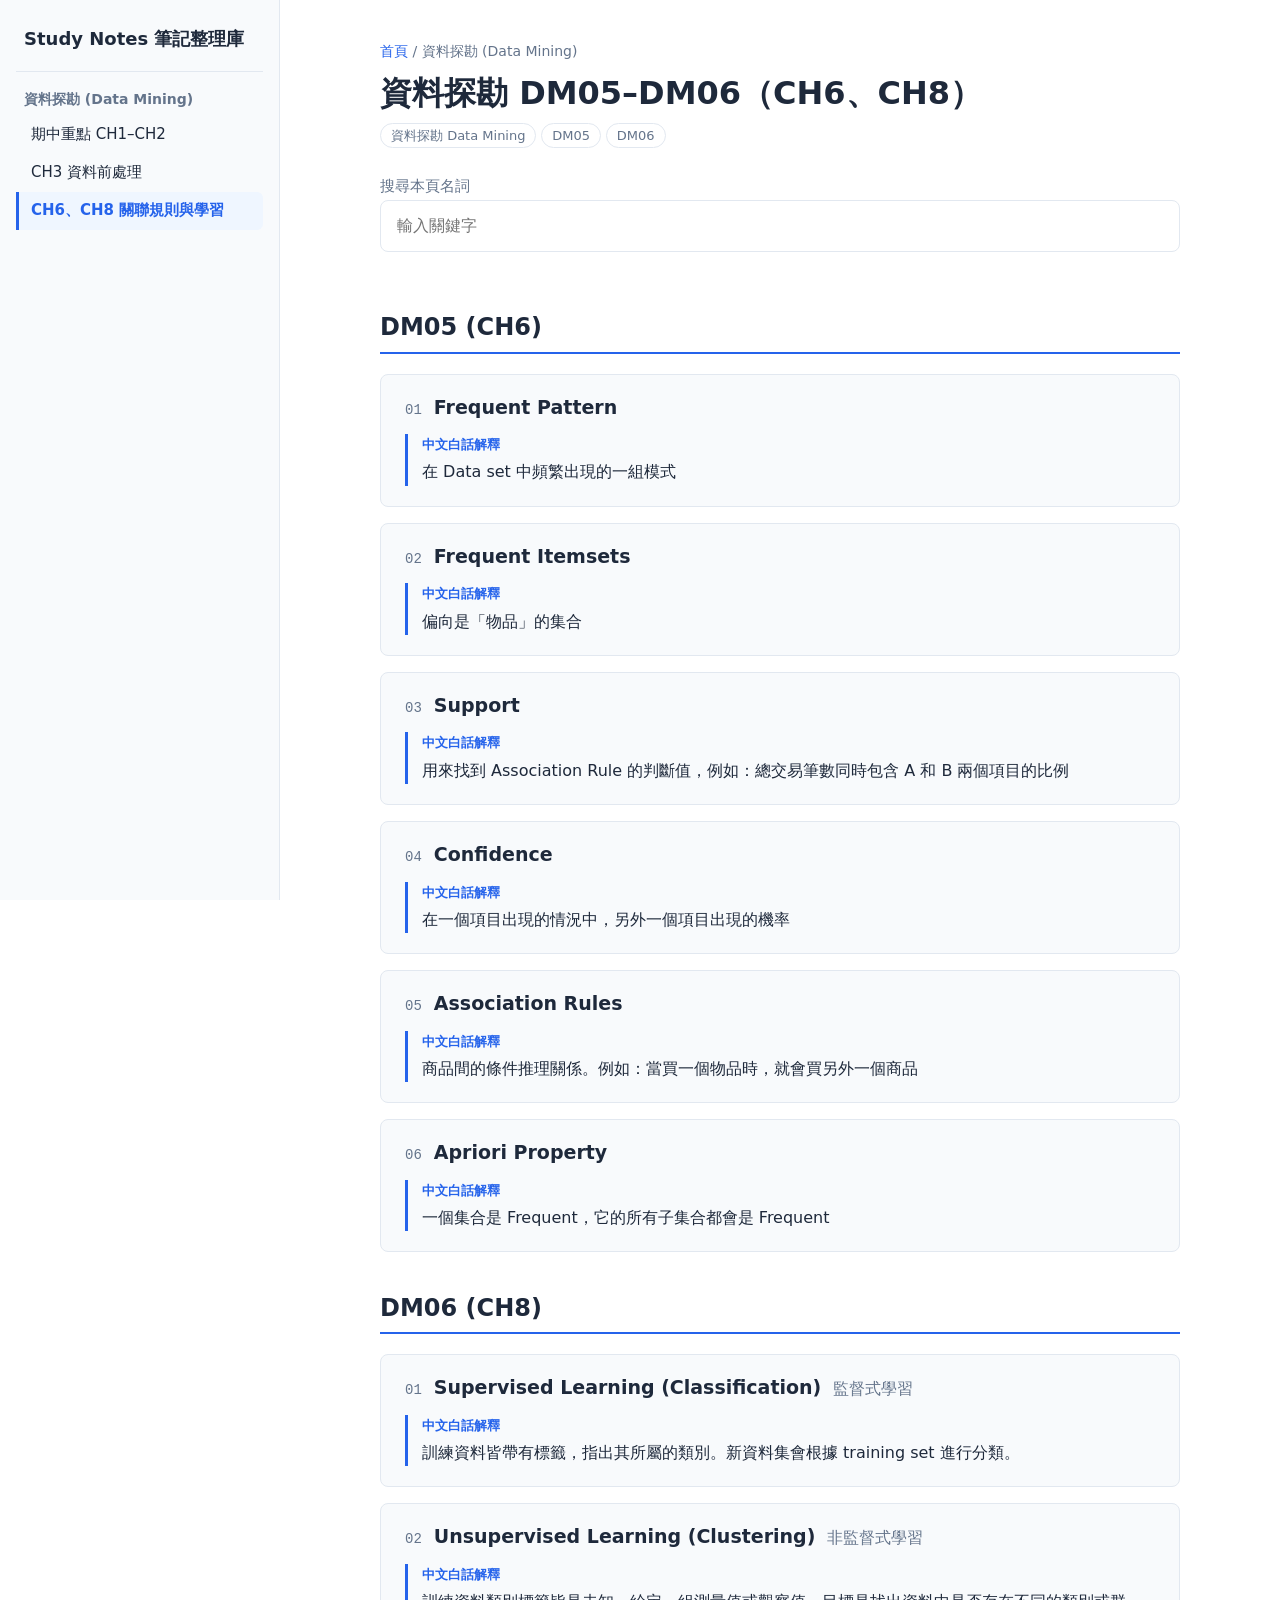
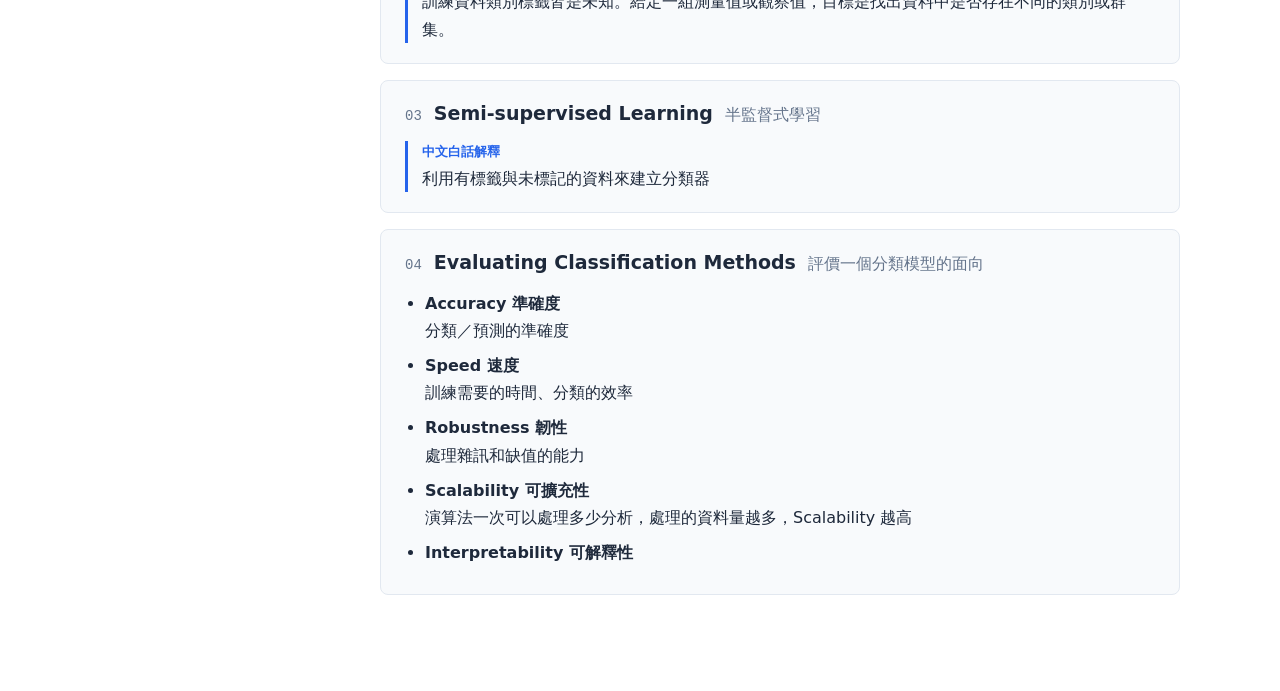
<file: notes/dm-ch6-ch8.html>
<!DOCTYPE html>
<html lang="zh-Hant">
<head>
  <meta charset="UTF-8">
  <meta name="viewport" content="width=device-width, initial-scale=1">
  <title>資料探勘 CH6、CH8 關聯規則與學習｜Study Notes</title>
  <meta name="description" content="資料探勘 CH6 頻繁模式、關聯規則，與 CH8 監督式、非監督式學習。">
  <link rel="stylesheet" href="../assets/style.css">
</head>
<body>
  <div class="layout">
    <aside class="sidebar" id="sidebar" aria-label="全站導覽">
      <a class="brand" href="../index.html">Study Notes 筆記整理庫</a>
      <nav>
        <!-- NAV:START（所有頁面此區塊內容必須一致，僅路徑前綴不同） -->
        <div class="nav-group">
          <p class="nav-subject">資料探勘 (Data Mining)</p>
          <ul class="nav-list">
            <li><a href="./dm-ch1-ch2.html">期中重點 CH1–CH2</a></li>
            <li><a href="./dm-ch3.html">CH3 資料前處理</a></li>
            <li><a href="./dm-ch6-ch8.html">CH6、CH8 關聯規則與學習</a></li>
          </ul>
        </div>
        <!-- NAV:END -->
      </nav>
    </aside>
    <div class="nav-overlay" id="nav-overlay"></div>

    <div class="main">
      <div class="topbar">
        <button class="menu-toggle" id="menu-toggle" type="button" aria-label="開啟導覽選單" aria-controls="sidebar" aria-expanded="false"><span></span><span></span><span></span></button>
        <span class="topbar-title">Study Notes</span>
      </div>

      <main class="container">
        <header>
          <p class="breadcrumb"><a href="../index.html">首頁</a> / 資料探勘 (Data Mining)</p>
          <h1 class="page-title">資料探勘 DM05–DM06（CH6、CH8）</h1>
          <p class="page-meta"><span class="badge badge-tag">資料探勘 Data Mining</span> <span class="badge badge-tag">DM05</span> <span class="badge badge-tag">DM06</span></p>
        </header>

        <div class="search-box">
          <label for="search-input" class="page-meta">搜尋本頁名詞</label>
          <input class="search-input" id="search-input" type="search" placeholder="輸入關鍵字" autocomplete="off">
          <p class="search-status" id="search-status" aria-live="polite"></p>
        </div>

        <section class="note-section" id="dm05" data-search-group>
          <h2 class="section-title">DM05 (CH6)</h2>
          <div class="card-stack">
          <article class="term-card" data-searchable>
            <header class="term-head">
              <span class="term-no">01</span>
              <h3 class="term-title">Frequent Pattern</h3>
            </header>
            <div class="def def-zh"><span class="def-label">中文白話解釋</span><p>在 Data set 中頻繁出現的一組模式</p></div>
          </article>
          <article class="term-card" data-searchable>
            <header class="term-head">
              <span class="term-no">02</span>
              <h3 class="term-title">Frequent Itemsets</h3>
            </header>
            <div class="def def-zh"><span class="def-label">中文白話解釋</span><p>偏向是「物品」的集合</p></div>
          </article>
          <article class="term-card" data-searchable>
            <header class="term-head">
              <span class="term-no">03</span>
              <h3 class="term-title">Support</h3>
            </header>
            <div class="def def-zh"><span class="def-label">中文白話解釋</span><p>用來找到 Association Rule 的判斷值，例如：總交易筆數同時包含 A 和 B 兩個項目的比例</p></div>
          </article>
          <article class="term-card" data-searchable>
            <header class="term-head">
              <span class="term-no">04</span>
              <h3 class="term-title">Confidence</h3>
            </header>
            <div class="def def-zh"><span class="def-label">中文白話解釋</span><p>在一個項目出現的情況中，另外一個項目出現的機率</p></div>
          </article>
          <article class="term-card" data-searchable>
            <header class="term-head">
              <span class="term-no">05</span>
              <h3 class="term-title">Association Rules</h3>
            </header>
            <div class="def def-zh"><span class="def-label">中文白話解釋</span><p>商品間的條件推理關係。例如：當買一個物品時，就會買另外一個商品</p></div>
          </article>
          <article class="term-card" data-searchable>
            <header class="term-head">
              <span class="term-no">06</span>
              <h3 class="term-title">Apriori Property</h3>
            </header>
            <div class="def def-zh"><span class="def-label">中文白話解釋</span><p>一個集合是 Frequent，它的所有子集合都會是 Frequent</p></div>
          </article>
          </div>
        </section>
        <section class="note-section" id="dm06" data-search-group>
          <h2 class="section-title">DM06 (CH8)</h2>
          <div class="card-stack">
          <article class="term-card" data-searchable>
            <header class="term-head">
              <span class="term-no">01</span>
              <h3 class="term-title">Supervised Learning (Classification)</h3>
              <span class="term-zh">監督式學習</span>
            </header>
            <div class="def def-zh"><span class="def-label">中文白話解釋</span><p>訓練資料皆帶有標籤，指出其所屬的類別。新資料集會根據 training set 進行分類。</p></div>
          </article>
          <article class="term-card" data-searchable>
            <header class="term-head">
              <span class="term-no">02</span>
              <h3 class="term-title">Unsupervised Learning (Clustering)</h3>
              <span class="term-zh">非監督式學習</span>
            </header>
            <div class="def def-zh"><span class="def-label">中文白話解釋</span><p>訓練資料類別標籤皆是未知。給定一組測量值或觀察值，目標是找出資料中是否存在不同的類別或群集。</p></div>
          </article>
          <article class="term-card" data-searchable>
            <header class="term-head">
              <span class="term-no">03</span>
              <h3 class="term-title">Semi-supervised Learning</h3>
              <span class="term-zh">半監督式學習</span>
            </header>
            <div class="def def-zh"><span class="def-label">中文白話解釋</span><p>利用有標籤與未標記的資料來建立分類器</p></div>
          </article>
          <article class="term-card" data-searchable>
            <header class="term-head">
              <span class="term-no">04</span>
              <h3 class="term-title">Evaluating Classification Methods</h3>
              <span class="term-zh">評價一個分類模型的面向</span>
            </header>
            <div class="term-after"><ul class="note-list"><li><strong>Accuracy 準確度</strong><span class="li-line">分類／預測的準確度</span></li><li><strong>Speed 速度</strong><span class="li-line">訓練需要的時間、分類的效率</span></li><li><strong>Robustness 韌性</strong><span class="li-line">處理雜訊和缺值的能力</span></li><li><strong>Scalability 可擴充性</strong><span class="li-line">演算法一次可以處理多少分析，處理的資料量越多，Scalability 越高</span></li><li><strong>Interpretability 可解釋性</strong></li></ul></div>
          </article>
          </div>
        </section>

        <p class="no-results" id="no-results" hidden>沒有符合的名詞，請試試其他關鍵字。</p>
      </main>
    </div>
  </div>
  <script src="../assets/app.js"></script>
</body>
</html>
</file>
<file: assets/style.css>
/* ==========================================================
   Study Notes 筆記整理庫 — 全站共用樣式表
   【禁止修改】:root 內的基礎變數與色票（見 CLAUDE.md）
   ========================================================== */
:root {
  --c-bg: #FFFFFF;
  --c-surface: #F8FAFC;
  --c-text: #1E293B;
  --c-accent: #2563EB;
  --c-border: #E2E8F0;
  /* 衍生輔助色（僅由上列色票推得，不新增主色） */
  --c-muted: #64748B;
  --c-accent-soft: #EFF6FF;
  --c-accent-line: #BFDBFE;
  --font-sans: "Noto Sans TC", "PingFang TC", "Microsoft JhengHei", system-ui, -apple-system, "Segoe UI", sans-serif;
  --font-mono: ui-monospace, "SF Mono", Consolas, monospace;
  --lh: 1.7;
  --read-width: 800px;
  --nav-width: 280px;
  --radius: 8px;
}

*, *::before, *::after { box-sizing: border-box; }
[hidden] { display: none !important; }
html { scroll-behavior: smooth; -webkit-text-size-adjust: 100%; }
body {
  margin: 0; background: var(--c-bg); color: var(--c-text);
  font-family: var(--font-sans); font-size: 1rem; line-height: var(--lh);
}
a { color: var(--c-accent); text-decoration: none; }
a:hover { text-decoration: underline; }
:focus-visible { outline: 2px solid var(--c-accent); outline-offset: 2px; border-radius: 4px; }
h1, h2, h3 { line-height: 1.35; margin: 0; }

/* ---------- 版面：左側導覽 + 右側主內容 ---------- */
.layout { display: flex; min-height: 100vh; }
.sidebar {
  position: fixed; inset: 0 auto 0 0; width: var(--nav-width);
  background: var(--c-surface); border-right: 1px solid var(--c-border);
  padding: 1.5rem 1rem; overflow-y: auto; z-index: 30;
}
.brand { display: block; font-size: 1.125rem; font-weight: 700; color: var(--c-text); padding: 0 .5rem 1rem; border-bottom: 1px solid var(--c-border); margin-bottom: 1rem; }
.brand:hover { text-decoration: none; color: var(--c-accent); }
.nav-group { margin-bottom: 1.25rem; }
.nav-subject { font-size: .875rem; font-weight: 700; color: var(--c-muted); margin: 0 0 .25rem; padding: 0 .5rem; }
.nav-list { list-style: none; margin: 0; padding: 0; }
.nav-list a {
  display: block; padding: .4rem .5rem .4rem .75rem; border-left: 3px solid transparent;
  color: var(--c-text); font-size: .9375rem; border-radius: 0 6px 6px 0;
}
.nav-list a:hover { background: var(--c-accent-soft); text-decoration: none; }
.nav-list a.is-active { border-left-color: var(--c-accent); background: var(--c-accent-soft); color: var(--c-accent); font-weight: 600; }

.main { margin-left: var(--nav-width); flex: 1; min-width: 0; padding: 2.5rem 1.5rem 4rem; }
.container { max-width: var(--read-width); margin: 0 auto; }

/* ---------- 手機版頂列與漢堡選單 ---------- */
.topbar { display: none; }
.menu-toggle {
  background: none; border: 1px solid var(--c-border); border-radius: 6px;
  width: 2.5rem; height: 2.5rem; cursor: pointer; color: var(--c-text);
  display: inline-flex; flex-direction: column; justify-content: center; align-items: center; gap: 5px;
}
.menu-toggle span { display: block; width: 18px; height: 2px; background: currentColor; }
.nav-overlay { display: none; }

/* ---------- 頁首、搜尋 ---------- */
.breadcrumb { font-size: .875rem; color: var(--c-muted); margin: 0 0 .5rem; }
.page-title { font-size: 2rem; font-weight: 700; }
.page-meta { color: var(--c-muted); font-size: .9375rem; margin: .5rem 0 0; }
.search-box { margin: 1.5rem 0 2rem; }
.search-input {
  width: 100%; padding: .7rem 1rem; font: inherit; color: var(--c-text);
  background: var(--c-bg); border: 1px solid var(--c-border); border-radius: var(--radius);
}
.search-input:focus { outline: 2px solid var(--c-accent); outline-offset: 0; border-color: var(--c-accent); }
.search-status { font-size: .875rem; color: var(--c-muted); margin: .5rem 0 0; min-height: 1.4em; }
.no-results { padding: 2rem; text-align: center; color: var(--c-muted); border: 1px dashed var(--c-border); border-radius: var(--radius); }

/* ---------- 內容區塊 ---------- */
.note-section { margin-bottom: 2.5rem; }
.section-title { font-size: 1.5rem; padding-bottom: .5rem; margin-bottom: 1.25rem; border-bottom: 2px solid var(--c-accent); }
.card-stack { display: grid; gap: 1rem; }

/* ---------- 名詞定義卡片 Term Card ---------- */
.term-card { background: var(--c-surface); border: 1px solid var(--c-border); border-radius: var(--radius); padding: 1.25rem 1.5rem; }
.term-head { display: flex; flex-wrap: wrap; align-items: baseline; gap: .5rem .75rem; margin-bottom: .75rem; }
.term-no { font-family: var(--font-mono); font-size: .875rem; color: var(--c-muted); }
.term-title { font-size: 1.1875rem; font-weight: 700; }
.term-zh { font-size: 1rem; color: var(--c-muted); font-weight: 500; }
.def { margin: 0 0 .75rem; padding-left: .875rem; border-left: 3px solid var(--c-border); }
.def:last-child { margin-bottom: 0; }
.def p { margin: 0; }
.def-label { display: block; font-size: .8125rem; font-weight: 600; color: var(--c-muted); margin-bottom: .125rem; }
.def-en { border-left-color: var(--c-accent-line); }
.def-zh { border-left-color: var(--c-accent); }
.def-zh .def-label { color: var(--c-accent); }
.example { display: flex; flex-wrap: wrap; align-items: center; gap: .5rem; margin: .75rem 0 0; font-size: .9375rem; }

/* ---------- 標籤 Badge ---------- */
.badge {
  display: inline-block; padding: .125rem .625rem; border-radius: 999px; font-size: .8125rem;
  line-height: 1.5; background: var(--c-accent-soft); color: var(--c-accent); border: 1px solid var(--c-accent-line);
}
.badge-example { background: var(--c-bg); color: var(--c-text); border-color: var(--c-border); }
.badge-tag { background: var(--c-bg); color: var(--c-muted); border-color: var(--c-border); }

/* ---------- 首頁目錄卡片 ---------- */
.hero { margin-bottom: 2rem; }
.hero p { color: var(--c-muted); margin: .5rem 0 0; }
.subject-block { margin-bottom: 2.5rem; }
.card-grid { display: grid; grid-template-columns: repeat(auto-fill, minmax(240px, 1fr)); gap: 1rem; }
.note-card {
  display: flex; flex-direction: column; gap: .5rem; padding: 1.25rem; color: var(--c-text);
  background: var(--c-surface); border: 1px solid var(--c-border); border-radius: var(--radius);
}
.note-card:hover { border-color: var(--c-accent); text-decoration: none; }
.note-card-title { font-size: 1.0625rem; font-weight: 700; }
.note-card-desc { font-size: .9375rem; color: var(--c-muted); margin: 0; }
.note-card-tags { display: flex; flex-wrap: wrap; gap: .375rem; margin-top: auto; }

/* ---------- RWD：手機版 ---------- */
@media (max-width: 900px) {
  .topbar {
    display: flex; align-items: center; gap: .75rem; position: sticky; top: 0; z-index: 20;
    padding: .625rem 1rem; background: var(--c-bg); border-bottom: 1px solid var(--c-border);
  }
  .topbar-title { font-weight: 700; }
  .sidebar { transform: translateX(-100%); transition: transform .2s ease; width: min(var(--nav-width), 85vw); }
  .nav-open .sidebar { transform: translateX(0); }
  .nav-open .nav-overlay { display: block; position: fixed; inset: 0; background: rgba(30, 41, 59, .4); z-index: 25; }
  .main { margin-left: 0; padding: 1.5rem 1rem 3rem; }
  .page-title { font-size: 1.625rem; }
  .term-card { padding: 1rem; }
}
@media (prefers-reduced-motion: reduce) {
  html { scroll-behavior: auto; }
  .sidebar { transition: none; }
}
@media print {
  .sidebar, .topbar, .search-box { display: none; }
  .main { margin: 0; padding: 0; }
}

/* ---------- 追加：清單型內容（問答、步驟、分類）— 僅使用既有變數 ---------- */
.note-list { margin: .75rem 0 0; padding-left: 1.25rem; }
.note-list li { margin: .5rem 0; }
.note-list .note-list { margin-top: .25rem; }
.li-line { display: block; }
.li-line[lang="en"] { color: var(--c-muted); font-size: .9375rem; }
.term-after { margin-top: .75rem; }
</file>
